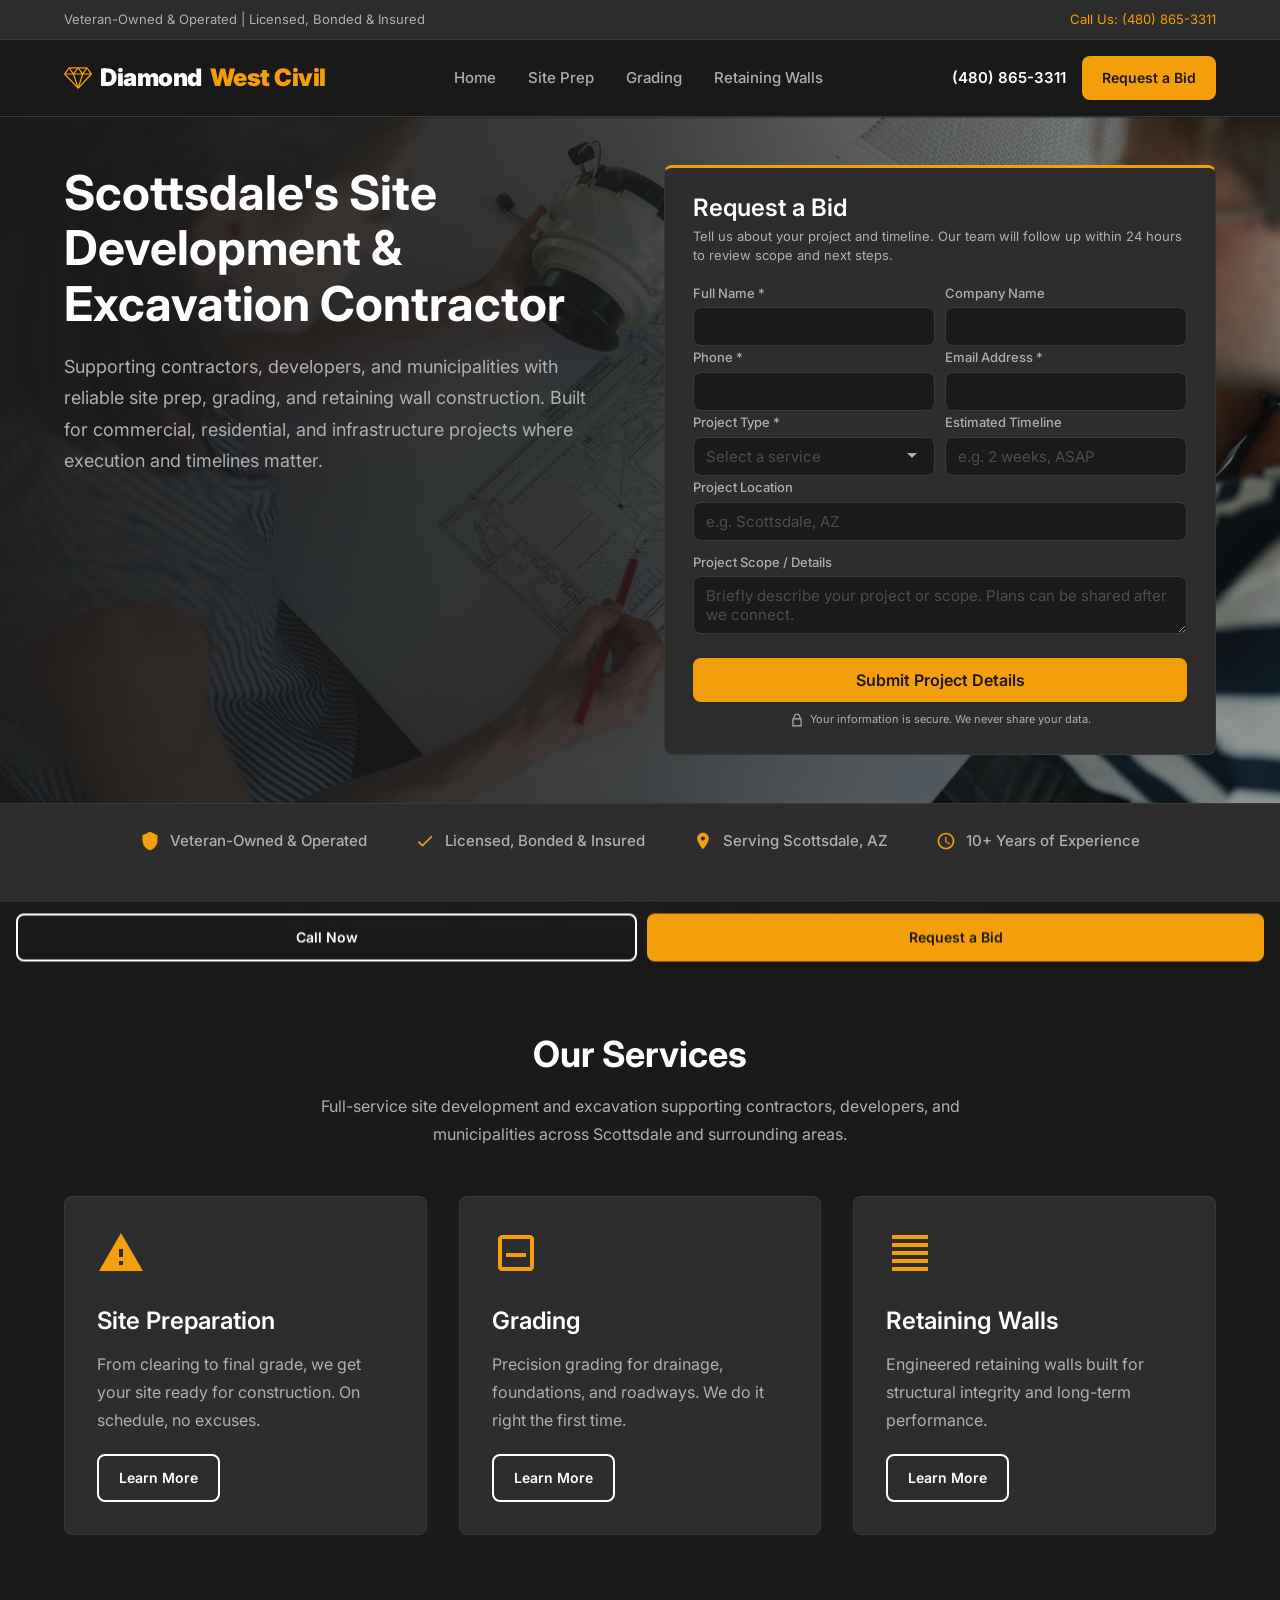
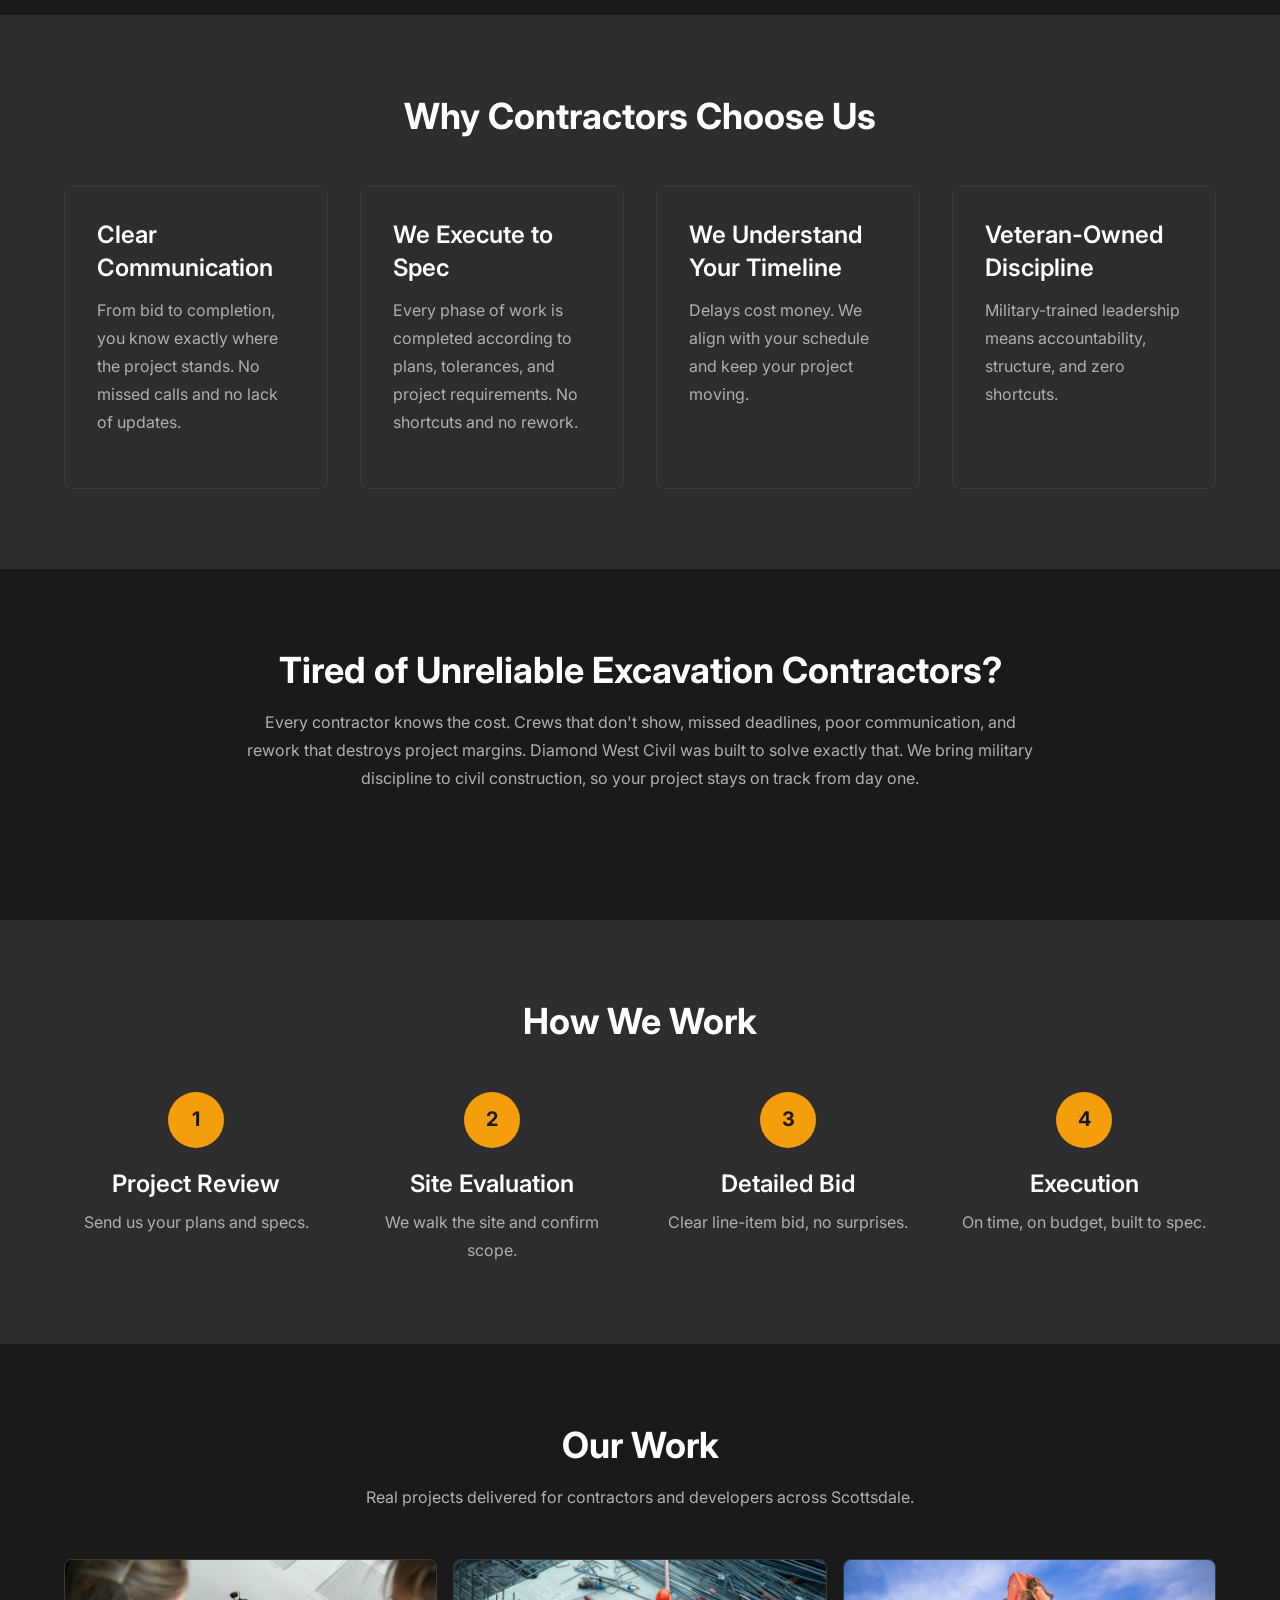
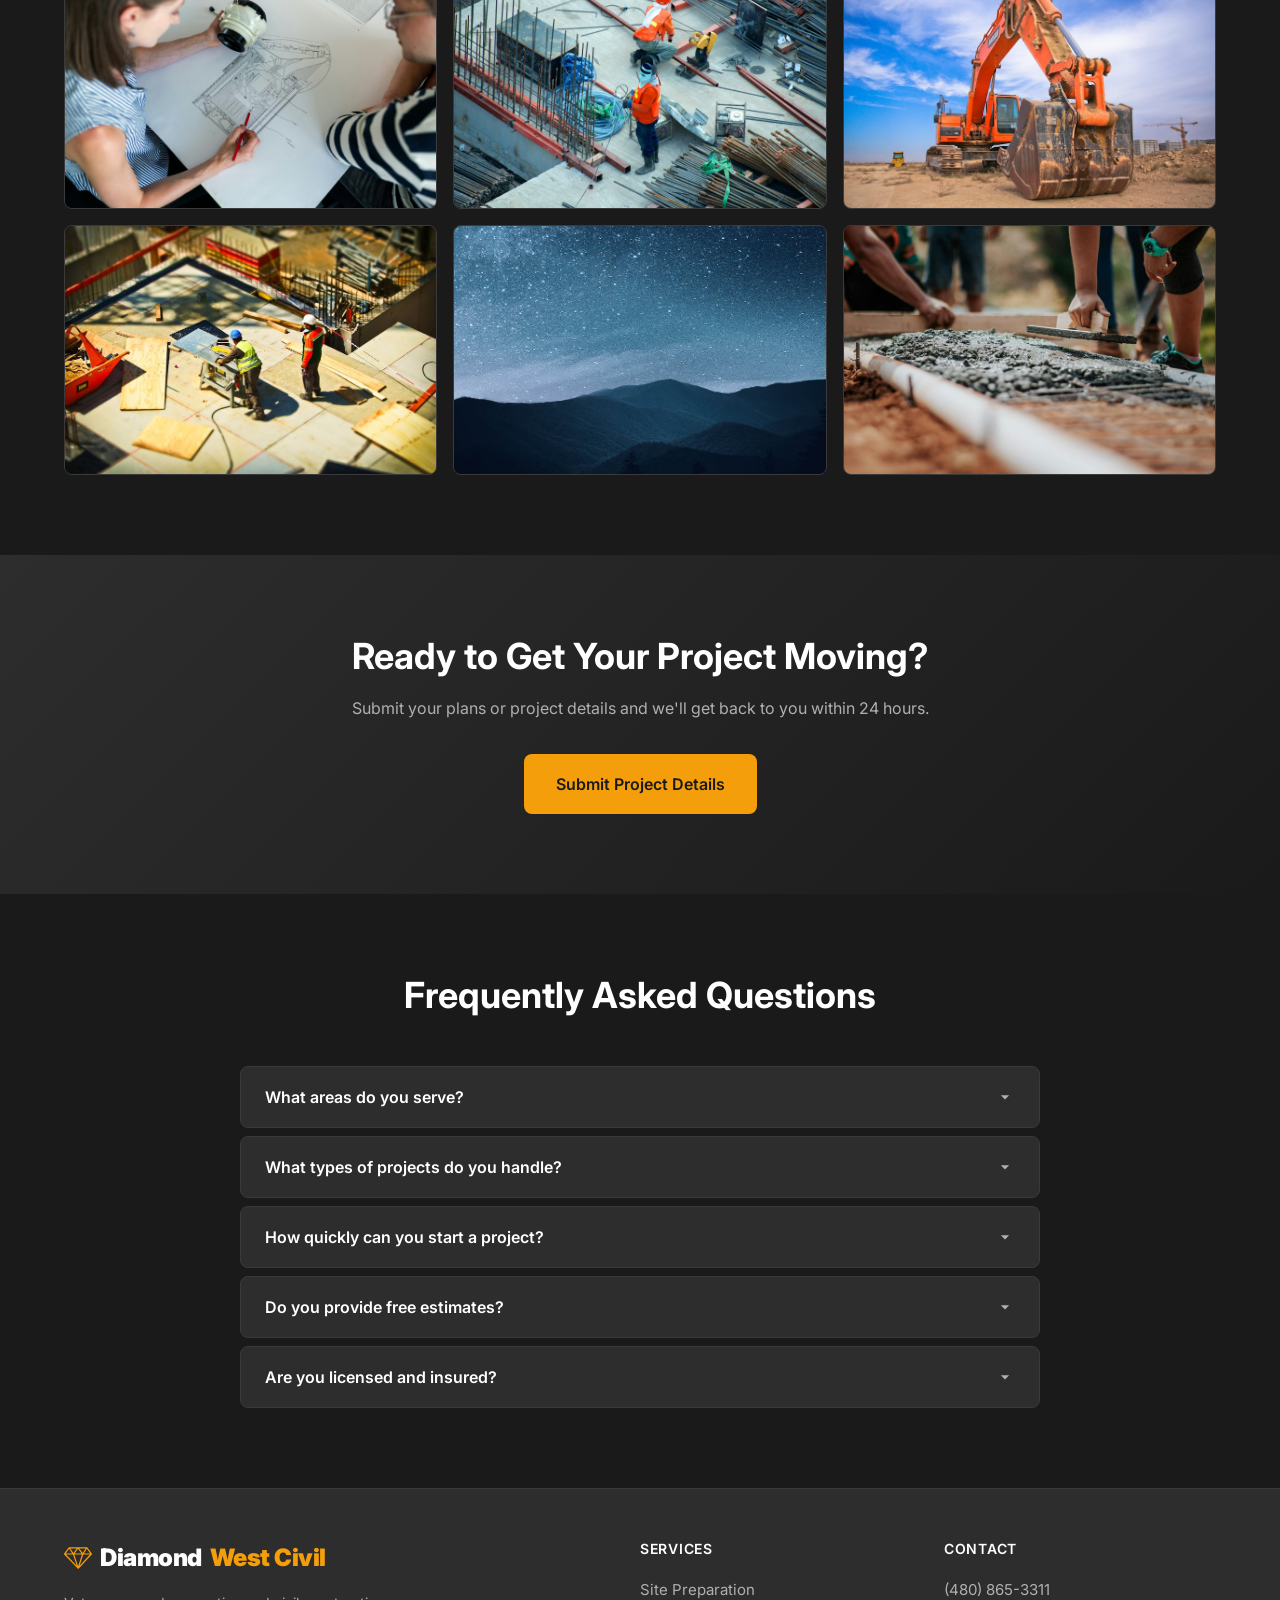
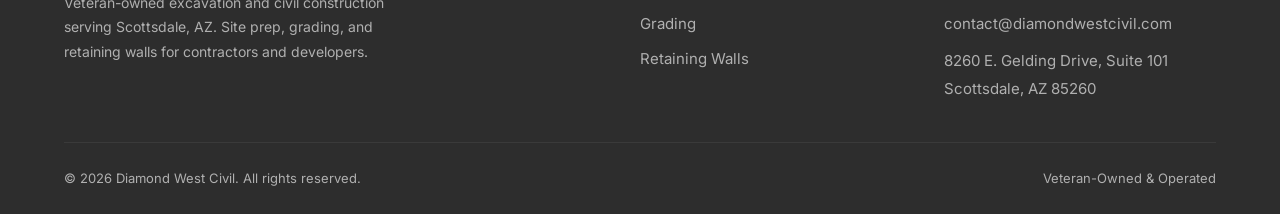
<file: index.html>
<!DOCTYPE html>
<html lang="en">
<head>
  <meta charset="UTF-8">
  <meta name="viewport" content="width=device-width, initial-scale=1.0">
  <title>Diamond West Civil | Excavation & Site Development | Scottsdale, AZ</title>
  <meta name="description" content="Veteran-owned excavation contractor in Scottsdale, AZ. Site prep, grading, and retaining walls for contractors and developers. Request a free estimate.">

  <!-- Open Graph -->
  <meta property="og:title" content="Diamond West Civil | Excavation & Site Development | Scottsdale, AZ">
  <meta property="og:description" content="Veteran-owned excavation contractor in Scottsdale. Site prep, grading, and retaining walls. Request a free estimate.">
  <meta property="og:type" content="website">
  <meta property="og:locale" content="en_US">

  <!-- Canonical -->
  <link rel="canonical" href="https://www.diamondwestcivil.com/">

  <!-- Preload critical assets -->
  <link rel="preload" href="css/styles.css" as="style">
  <link rel="preload" href="assets/images/hero-excavation.jpg" as="image" fetchpriority="high">
  <link rel="preload" href="https://fonts.googleapis.com/css2?family=Inter:wght@400;500;600;700&display=swap" as="style">

  <!-- Styles -->
  <link rel="stylesheet" href="css/styles.css">
  <link rel="stylesheet" href="https://fonts.googleapis.com/css2?family=Inter:wght@400;500;600;700&display=swap">

  <!-- Schema Markup -->
  <script type="application/ld+json">
  {
    "@context": "https://schema.org",
    "@type": "LocalBusiness",
    "name": "Diamond West Civil",
    "description": "Veteran-owned excavation contractor serving Scottsdale, AZ. Specializing in site preparation, grading, and retaining walls.",
    "url": "https://www.diamondwestcivil.com",
    "telephone": "+1-480-865-3311",
    "address": {
      "@type": "PostalAddress",
      "streetAddress": "8260 E. Gelding Drive, Suite 101",
      "addressLocality": "Scottsdale",
      "addressRegion": "AZ",
      "postalCode": "85260",
      "addressCountry": "US"
    },
    "areaServed": {
      "@type": "City",
      "name": "Scottsdale",
      "addressRegion": "AZ"
    },
    "serviceType": ["Excavation", "Site Preparation", "Grading", "Retaining Walls"],
    "priceRange": "$$$"
  }
  </script>

  <!-- Google Tag Manager -->
  <script>(function(w,d,s,l,i){w[l]=w[l]||[];w[l].push({'gtm.start':
  new Date().getTime(),event:'gtm.js'});var f=d.getElementsByTagName(s)[0],
  j=d.createElement(s),dl=l!='dataLayer'?'&l='+l:'';j.async=true;j.src=
  'https://www.googletagmanager.com/gtm.js?id='+i+dl;f.parentNode.insertBefore(j,f);
  })(window,document,'script','dataLayer','GTM-MQGD2M7D');</script>
  <!-- End Google Tag Manager -->
</head>
<body>
  <!-- Google Tag Manager (noscript) -->
  <noscript><iframe src="https://www.googletagmanager.com/ns.html?id=GTM-MQGD2M7D"
  height="0" width="0" style="display:none;visibility:hidden"></iframe></noscript>
  <!-- End Google Tag Manager (noscript) -->

  <!-- Top Bar -->
  <div class="topbar">
    <div class="container flex flex--between">
      <span>Veteran-Owned & Operated | Licensed, Bonded & Insured</span>
      <a href="tel:+14808653311">Call Us: (480) 865-3311</a>
    </div>
  </div>

  <!-- Header -->
  <header class="header">
    <div class="container">
      <a href="/" class="logo">
        <svg xmlns="http://www.w3.org/2000/svg" viewBox="0 0 122.88 95.01"><path d="M.67,28.18,20.32,1.12A2.7,2.7,0,0,1,22.51,0h77.8a2.74,2.74,0,0,1,2.34,1.33l19.5,26.79a2.69,2.69,0,0,1,.73,1.84,2.74,2.74,0,0,1-.73,1.86h0L64.05,94.15a2.71,2.71,0,0,1-3.83.14l-.16-.17L.75,31.84a2.87,2.87,0,0,1-.31-.4l0,0h0a2.71,2.71,0,0,1,.26-3.22Zm44.38,4.49L62,83.55,78.63,32.67Zm39.27,0L68.37,81.59,114,32.67ZM55.74,81.74,39.36,32.67H9L55.74,81.74ZM27.66,5.42,41.38,25.31,56.05,5.42Zm39.24,0L82.19,25.31,95.3,5.42Zm33.52,2-13,19.8h27.47L100.42,7.45ZM76.87,27.25,61.46,7.2,46.66,27.25Zm-40.72,0L22.46,7.39,8,27.25Z"/></svg>
        Diamond <span class="text-accent">West Civil</span>
      </a>
      <nav class="nav" role="navigation" aria-label="Main navigation">
        <a href="/">Home</a>
        <a href="/site-prep.html">Site Prep</a>
        <a href="/grading.html">Grading</a>
        <a href="/retaining-walls.html">Retaining Walls</a>
      </nav>
      <div class="header-cta">
        <a href="tel:+14808653311" class="header-phone">(480) 865-3311</a>
        <a href="#estimate" class="btn btn--primary btn--small">Request a Bid</a>
      </div>
      <button class="menu-toggle" aria-label="Toggle menu">
        <span></span>
        <span></span>
        <span></span>
      </button>
    </div>
  </header>

  <main>

  <!-- Hero -->
  <section class="hero hero--home">
    <div class="container">
      <div class="hero__content">
        <h1>Scottsdale's Site Development & Excavation Contractor</h1>
        <p>Supporting contractors, developers, and municipalities with reliable site prep, grading, and retaining wall construction. Built for commercial, residential, and infrastructure projects where execution and timelines matter.</p>
      </div>
      <div class="hero__form" id="estimate">
        <div class="form-card">
          <h2 class="form-title">Request a Bid</h2>
          <p>Tell us about your project and timeline. Our team will follow up within 24 hours to review scope and next steps.</p>
          <form class="lead-form" action="https://formspree.io/f/xkokrrjj" method="POST">
            <input type="text" name="_gotcha" style="display:none">
            <input type="hidden" name="_next" value="https://www.diamondwestcivil.com/thank-you.html">
            <input type="hidden" name="_subject" value="New lead from Home — Diamond West Civil">
            <input type="hidden" name="source_page" value="home">
            <div class="form-row">
              <div class="form-group">
                <label for="name">Full Name *</label>
                <input type="text" id="name" name="name" required>
                <span class="error-message"></span>
              </div>
              <div class="form-group">
                <label for="company">Company Name</label>
                <input type="text" id="company" name="company">
              </div>
            </div>
            <div class="form-row">
              <div class="form-group">
                <label for="phone">Phone *</label>
                <input type="tel" id="phone" name="phone" required>
                <span class="error-message"></span>
              </div>
              <div class="form-group">
                <label for="email">Email Address *</label>
                <input type="email" id="email" name="email" required>
                <span class="error-message"></span>
              </div>
            </div>
            <div class="form-row">
              <div class="form-group">
                <label for="project_type">Project Type *</label>
                <select id="project_type" name="project_type" required>
                  <option value="" disabled selected>Select a service</option>
                  <option value="Site Preparation">Site Preparation</option>
                  <option value="Grading">Grading</option>
                  <option value="Retaining Wall">Retaining Wall</option>
                  <option value="Excavation">Excavation</option>
                  <option value="Other">Other</option>
                </select>
                <span class="error-message"></span>
              </div>
              <div class="form-group form-group--optional">
                <label for="timeline">Estimated Timeline</label>
                <input type="text" id="timeline" name="timeline" placeholder="e.g. 2 weeks, ASAP">
              </div>
            </div>
            <div class="form-group form-group--optional">
              <label for="location">Project Location</label>
              <input type="text" id="location" name="location" placeholder="e.g. Scottsdale, AZ">
            </div>
            <div class="form-group form-group--optional">
              <label for="scope">Project Scope / Details</label>
              <textarea id="scope" name="scope" rows="2" placeholder="Briefly describe your project or scope. Plans can be shared after we connect."></textarea>
            </div>
            <button type="submit" class="btn btn--primary btn--full">Submit Project Details</button>
            <p class="form-privacy">
              <svg xmlns="http://www.w3.org/2000/svg" viewBox="0 0 24 24"><path d="M12 1C8.676 1 6 3.676 6 7v2H4v14h16V9h-2V7c0-3.324-2.676-6-6-6zm0 2c2.276 0 4 1.724 4 4v2H8V7c0-2.276 1.724-4 4-4zm-6 8h12v10H6V11z"/></svg>
              Your information is secure. We never share your data.
            </p>
          </form>
        </div>
      </div>
    </div>
  </section>

  <!-- Trust Bar -->
  <div class="trust-bar">
    <div class="container">
      <div class="trust-item">
        <svg xmlns="http://www.w3.org/2000/svg" viewBox="0 0 24 24"><path d="M12 1L3 5v6c0 5.55 3.84 10.74 9 12 5.16-1.26 9-6.45 9-12V5l-9-4z"/></svg>
        Veteran-Owned & Operated
      </div>
      <div class="trust-item">
        <svg xmlns="http://www.w3.org/2000/svg" viewBox="0 0 24 24"><path d="M9 16.17L4.83 12l-1.42 1.41L9 19 21 7l-1.41-1.41L9 16.17z"/></svg>
        Licensed, Bonded & Insured
      </div>
      <div class="trust-item">
        <svg xmlns="http://www.w3.org/2000/svg" viewBox="0 0 24 24"><path d="M12 2C8.13 2 5 5.13 5 9c0 5.25 7 13 7 13s7-7.75 7-13c0-3.87-3.13-7-7-7zm0 9.5c-1.38 0-2.5-1.12-2.5-2.5S10.62 6.5 12 6.5s2.5 1.12 2.5 2.5S13.38 11.5 12 11.5z"/></svg>
        Serving Scottsdale, AZ
      </div>
      <div class="trust-item">
        <svg xmlns="http://www.w3.org/2000/svg" viewBox="0 0 24 24"><path d="M11.99 2C6.47 2 2 6.48 2 12s4.47 10 9.99 10C17.52 22 22 17.52 22 12S17.52 2 11.99 2zM12 20c-4.42 0-8-3.58-8-8s3.58-8 8-8 8 3.58 8 8-3.58 8-8 8zm.5-13H11v6l5.25 3.15.75-1.23-4.5-2.67V7z"/></svg>
        10+ Years of Experience
      </div>
      <div class="trust-item">
        <svg xmlns="http://www.w3.org/2000/svg" viewBox="0 0 24 24"><path d="M16 11c1.66 0 2.99-1.34 2.99-3S17.66 5 16 5c-1.66 0-3 1.34-3 3s1.34 3 3 3zm-8 0c1.66 0 2.99-1.34 2.99-3S9.66 5 8 5C6.34 5 5 6.34 5 8s1.34 3 3 3zm0 2c-2.33 0-7 1.17-7 3.5V19h14v-2.5c0-2.33-4.67-3.5-7-3.5zm8 0c-.29 0-.62.02-.97.05 1.16.84 1.97 1.97 1.97 3.45V19h6v-2.5c0-2.33-4.67-3.5-7-3.5z"/></svg>
        Serving Contractors, Developers & Municipalities
      </div>
      <div class="trust-item">
        <svg xmlns="http://www.w3.org/2000/svg" viewBox="0 0 24 24"><path d="M19 3H5c-1.1 0-2 .9-2 2v14c0 1.1.9 2 2 2h14c1.1 0 2-.9 2-2V5c0-1.1-.9-2-2-2zM5 19V5h14v14H5z"/><path d="M7 12h10v2H7z"/></svg>
        Commercial & Residential Projects
      </div>
    </div>
  </div>

  <!-- Services -->
  <section class="section" id="services">
    <div class="container">
      <div class="section-header text-center">
        <h2>Our Services</h2>
        <p>Full-service site development and excavation supporting contractors, developers, and municipalities across Scottsdale and surrounding areas.</p>
      </div>
      <div class="grid grid--3">
        <div class="card">
          <svg class="card__icon" xmlns="http://www.w3.org/2000/svg" viewBox="0 0 24 24"><path d="M1 21h22L12 2 1 21zm12-3h-2v-2h2v2zm0-4h-2v-4h2v4z"/></svg>
          <h3>Site Preparation</h3>
          <p>From clearing to final grade, we get your site ready for construction. On schedule, no excuses.</p>
          <a href="/site-prep.html" class="btn btn--secondary btn--small">Learn More</a>
        </div>
        <div class="card">
          <svg class="card__icon" xmlns="http://www.w3.org/2000/svg" viewBox="0 0 24 24"><path d="M19 3H5c-1.1 0-2 .9-2 2v14c0 1.1.9 2 2 2h14c1.1 0 2-.9 2-2V5c0-1.1-.9-2-2-2zM5 19V5h14v14H5z"/><path d="M7 12h10v2H7z"/></svg>
          <h3>Grading</h3>
          <p>Precision grading for drainage, foundations, and roadways. We do it right the first time.</p>
          <a href="/grading.html" class="btn btn--secondary btn--small">Learn More</a>
        </div>
        <div class="card">
          <svg class="card__icon" xmlns="http://www.w3.org/2000/svg" viewBox="0 0 24 24"><path d="M3 3h18v2H3V3zm0 16h18v2H3v-2zm0-8h18v2H3v-2zm0 4h18v2H3v-2zm0-8h18v2H3V7z"/></svg>
          <h3>Retaining Walls</h3>
          <p>Engineered retaining walls built for structural integrity and long-term performance.</p>
          <a href="/retaining-walls.html" class="btn btn--secondary btn--small">Learn More</a>
        </div>
      </div>
    </div>
  </section>

  <!-- Why Us -->
  <section class="section section--alt">
    <div class="container">
      <div class="section-header text-center">
        <h2>Why Contractors Choose Us</h2>
      </div>
      <div class="grid grid--4">
        <div class="card">
          <h3>Clear Communication</h3>
          <p>From bid to completion, you know exactly where the project stands. No missed calls and no lack of updates.</p>
        </div>
        <div class="card">
          <h3>We Execute to Spec</h3>
          <p>Every phase of work is completed according to plans, tolerances, and project requirements. No shortcuts and no rework.</p>
        </div>
        <div class="card">
          <h3>We Understand Your Timeline</h3>
          <p>Delays cost money. We align with your schedule and keep your project moving.</p>
        </div>
        <div class="card">
          <h3>Veteran-Owned Discipline</h3>
          <p>Military-trained leadership means accountability, structure, and zero shortcuts.</p>
        </div>
      </div>
    </div>
  </section>

  <!-- Problem -->
  <section class="section">
    <div class="container">
      <div class="section-header text-center" style="max-width: 800px;">
        <h2>Tired of Unreliable Excavation Contractors?</h2>
        <p>Every contractor knows the cost. Crews that don't show, missed deadlines, poor communication, and rework that destroys project margins. Diamond West Civil was built to solve exactly that. We bring military discipline to civil construction, so your project stays on track from day one.</p>
      </div>
    </div>
  </section>

  <!-- Process -->
  <section class="section section--alt">
    <div class="container">
      <div class="section-header text-center">
        <h2>How We Work</h2>
      </div>
      <div class="steps">
        <div class="step">
          <div class="step__number">1</div>
          <h3>Project Review</h3>
          <p>Send us your plans and specs.</p>
        </div>
        <div class="step">
          <div class="step__number">2</div>
          <h3>Site Evaluation</h3>
          <p>We walk the site and confirm scope.</p>
        </div>
        <div class="step">
          <div class="step__number">3</div>
          <h3>Detailed Bid</h3>
          <p>Clear line-item bid, no surprises.</p>
        </div>
        <div class="step">
          <div class="step__number">4</div>
          <h3>Execution</h3>
          <p>On time, on budget, built to spec.</p>
        </div>
      </div>
    </div>
  </section>

  <!-- Gallery -->
  <section class="section">
    <div class="container">
      <div class="section-header text-center">
        <h2>Our Work</h2>
        <p>Real projects delivered for contractors and developers across Scottsdale.</p>
      </div>
      <div class="gallery-grid">
        <img src="assets/images/hero-excavation.jpg" alt="Excavation project in Scottsdale, AZ" width="400" height="250" loading="lazy">
        <img src="assets/images/hero-construction.jpg" alt="Site preparation for commercial development" width="400" height="250" loading="lazy">
        <img src="assets/images/gallery-1.jpg" alt="Heavy equipment on construction site" width="400" height="250" loading="lazy">
        <img src="assets/images/gallery-2.jpg" alt="Construction site development in progress" width="400" height="250" loading="lazy">
        <img src="assets/images/gallery-3.jpg" alt="Grading and earthwork project" width="400" height="250" loading="lazy">
        <img src="assets/images/hero-grading.jpg" alt="Precision grading for residential development" width="400" height="250" loading="lazy">
      </div>
    </div>
  </section>

  <!-- CTA -->
  <section class="cta-section">
    <div class="container">
      <h2>Ready to Get Your Project Moving?</h2>
      <p>Submit your plans or project details and we'll get back to you within 24 hours.</p>
      <a href="#estimate" class="btn btn--primary">Submit Project Details</a>
    </div>
  </section>

  <!-- FAQ -->
  <section class="section">
    <div class="container">
      <div class="section-header text-center">
        <h2>Frequently Asked Questions</h2>
      </div>
      <div class="faq-list">
        <div class="faq-item">
          <button class="faq-question" aria-expanded="false">
            What areas do you serve?
            <svg xmlns="http://www.w3.org/2000/svg" viewBox="0 0 24 24"><path d="M7 10l5 5 5-5H7z"/></svg>
          </button>
          <div class="faq-answer">
            <p>We serve Scottsdale, AZ and surrounding areas for excavation, grading, and retaining wall projects.</p>
          </div>
        </div>
        <div class="faq-item">
          <button class="faq-question" aria-expanded="false">
            What types of projects do you handle?
            <svg xmlns="http://www.w3.org/2000/svg" viewBox="0 0 24 24"><path d="M7 10l5 5 5-5H7z"/></svg>
          </button>
          <div class="faq-answer">
            <p>We work with general contractors and developers on residential and commercial site prep, grading, and retaining wall construction.</p>
          </div>
        </div>
        <div class="faq-item">
          <button class="faq-question" aria-expanded="false">
            How quickly can you start a project?
            <svg xmlns="http://www.w3.org/2000/svg" viewBox="0 0 24 24"><path d="M7 10l5 5 5-5H7z"/></svg>
          </button>
          <div class="faq-answer">
            <p>Depending on current workload, we can typically mobilize within 1-2 weeks of approved estimate.</p>
          </div>
        </div>
        <div class="faq-item">
          <button class="faq-question" aria-expanded="false">
            Do you provide free estimates?
            <svg xmlns="http://www.w3.org/2000/svg" viewBox="0 0 24 24"><path d="M7 10l5 5 5-5H7z"/></svg>
          </button>
          <div class="faq-answer">
            <p>Yes. Send us your project details and we'll provide a detailed estimate at no cost.</p>
          </div>
        </div>
        <div class="faq-item">
          <button class="faq-question" aria-expanded="false">
            Are you licensed and insured?
            <svg xmlns="http://www.w3.org/2000/svg" viewBox="0 0 24 24"><path d="M7 10l5 5 5-5H7z"/></svg>
          </button>
          <div class="faq-answer">
            <p>Yes. Diamond West Civil is fully licensed, bonded, and insured in the state of Arizona.</p>
          </div>
        </div>
      </div>
    </div>
  </section>

  </main>

  <!-- Mobile Sticky CTA -->
  <div class="mobile-cta">
    <a href="tel:+14808653311" class="btn btn--secondary btn--small">Call Now</a>
    <a href="#estimate" class="btn btn--primary btn--small">Request a Bid</a>
  </div>

  <!-- Footer -->
  <footer class="footer">
    <div class="container">
      <div class="footer__top">
        <div class="footer__brand">
          <div class="logo">
            <svg xmlns="http://www.w3.org/2000/svg" viewBox="0 0 122.88 95.01"><path d="M.67,28.18,20.32,1.12A2.7,2.7,0,0,1,22.51,0h77.8a2.74,2.74,0,0,1,2.34,1.33l19.5,26.79a2.69,2.69,0,0,1,.73,1.84,2.74,2.74,0,0,1-.73,1.86h0L64.05,94.15a2.71,2.71,0,0,1-3.83.14l-.16-.17L.75,31.84a2.87,2.87,0,0,1-.31-.4l0,0h0a2.71,2.71,0,0,1,.26-3.22Zm44.38,4.49L62,83.55,78.63,32.67Zm39.27,0L68.37,81.59,114,32.67ZM55.74,81.74,39.36,32.67H9L55.74,81.74ZM27.66,5.42,41.38,25.31,56.05,5.42Zm39.24,0L82.19,25.31,95.3,5.42Zm33.52,2-13,19.8h27.47L100.42,7.45ZM76.87,27.25,61.46,7.2,46.66,27.25Zm-40.72,0L22.46,7.39,8,27.25Z"/></svg>
        Diamond <span class="text-accent">West Civil</span>
          </div>
          <p>Veteran-owned excavation and civil construction serving Scottsdale, AZ. Site prep, grading, and retaining walls for contractors and developers.</p>
        </div>
        <div class="footer__links">
          <h4>Services</h4>
          <a href="/site-prep.html">Site Preparation</a>
          <a href="/grading.html">Grading</a>
          <a href="/retaining-walls.html">Retaining Walls</a>
        </div>
        <div class="footer__contact">
          <h4>Contact</h4>
          <a href="tel:+14808653311">(480) 865-3311</a>
          <a href="mailto:contact@diamondwestcivil.com">contact@diamondwestcivil.com</a>
          <span style="color: var(--color-text-secondary); font-size: 0.9375rem;">8260 E. Gelding Drive, Suite 101<br>Scottsdale, AZ 85260</span>
        </div>
      </div>
      <div class="footer__bottom">
        <span>&copy; 2026 Diamond West Civil. All rights reserved.</span>
        <span>Veteran-Owned & Operated</span>
      </div>
    </div>
  </footer>

  <script src="js/main.js" defer></script>
</body>
</html>
</file>
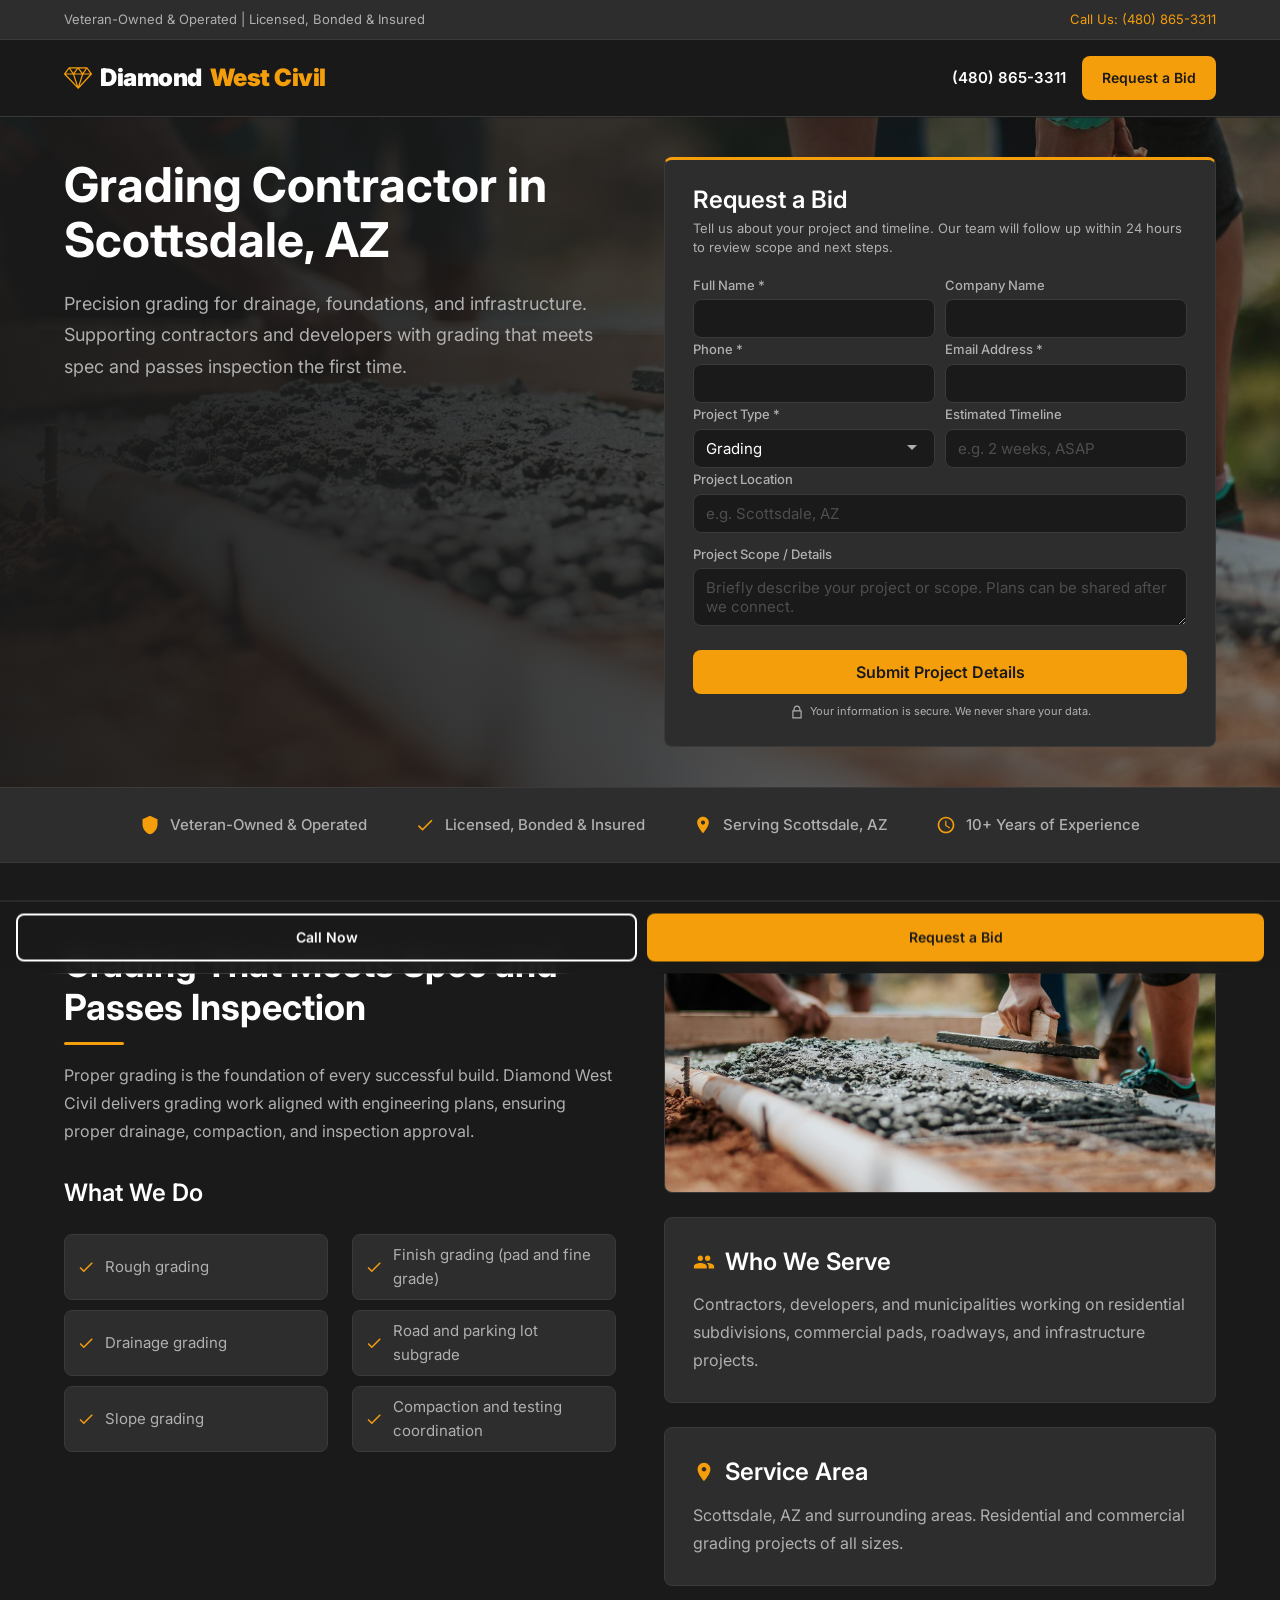
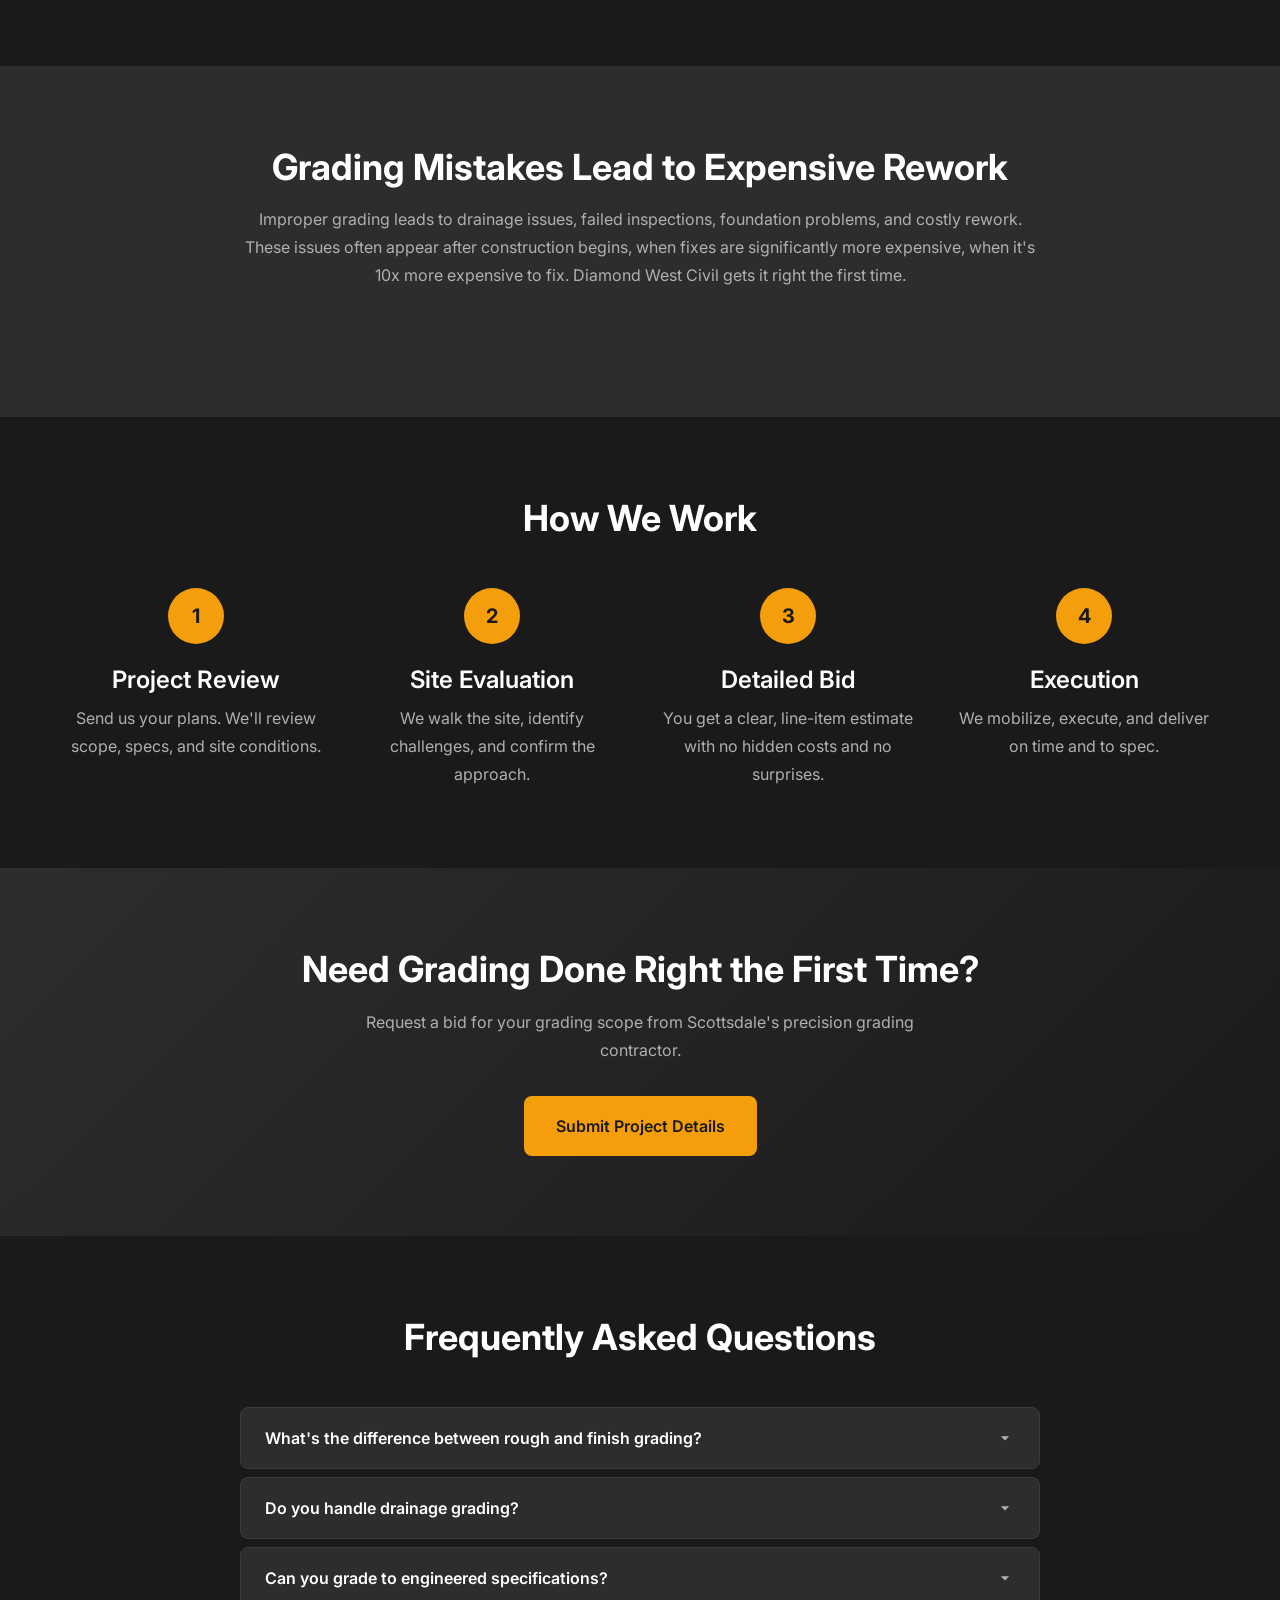
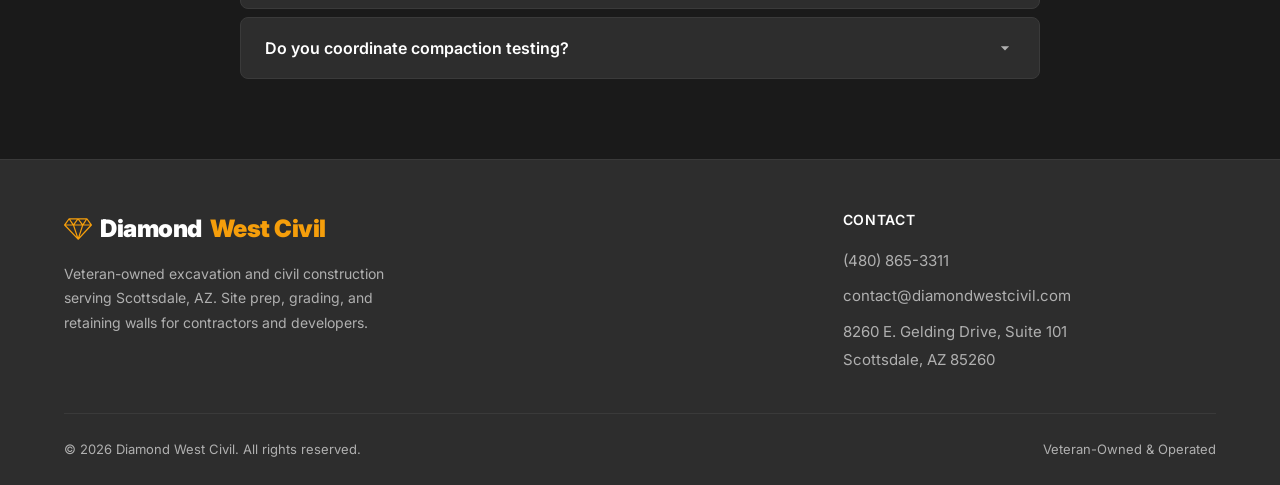
<file: grading.html>
<!DOCTYPE html>
<html lang="en">
<head>
  <meta charset="UTF-8">
  <meta name="viewport" content="width=device-width, initial-scale=1.0">
  <title>Grading Contractor in Scottsdale, AZ | Diamond West Civil</title>
  <meta name="description" content="Precision grading for drainage, foundations, and roadways in Scottsdale. Trusted by contractors and developers. Veteran-owned. Request a free estimate.">
  <meta name="robots" content="index, follow">

  <!-- Open Graph -->
  <meta property="og:title" content="Grading Contractor in Scottsdale, AZ | Diamond West Civil">
  <meta property="og:description" content="Precision grading for contractors and developers. Veteran-owned. Request a free estimate.">
  <meta property="og:type" content="website">

  <!-- Preload -->
  <link rel="preload" href="css/styles.css" as="style">
  <link rel="preload" href="assets/images/hero-grading.jpg" as="image" fetchpriority="high">
  <link rel="preload" href="https://fonts.googleapis.com/css2?family=Inter:wght@400;500;600;700&display=swap" as="style">

  <!-- Styles -->
  <link rel="stylesheet" href="css/styles.css">
  <link rel="stylesheet" href="https://fonts.googleapis.com/css2?family=Inter:wght@400;500;600;700&display=swap">

  <!-- Google Tag Manager -->
  <script>(function(w,d,s,l,i){w[l]=w[l]||[];w[l].push({'gtm.start':
  new Date().getTime(),event:'gtm.js'});var f=d.getElementsByTagName(s)[0],
  j=d.createElement(s),dl=l!='dataLayer'?'&l='+l:'';j.async=true;j.src=
  'https://www.googletagmanager.com/gtm.js?id='+i+dl;f.parentNode.insertBefore(j,f);
  })(window,document,'script','dataLayer','GTM-MQGD2M7D');</script>
  <!-- End Google Tag Manager -->
</head>
<body>
  <!-- Google Tag Manager (noscript) -->
  <noscript><iframe src="https://www.googletagmanager.com/ns.html?id=GTM-MQGD2M7D"
  height="0" width="0" style="display:none;visibility:hidden"></iframe></noscript>
  <!-- End Google Tag Manager (noscript) -->

  <!-- Top Bar -->
  <div class="topbar">
    <div class="container flex flex--between">
      <span>Veteran-Owned & Operated | Licensed, Bonded & Insured</span>
      <a href="tel:+14808653311">Call Us: (480) 865-3311</a>
    </div>
  </div>

  <!-- Header (Landing - no nav) -->
  <header class="header header--landing">
    <div class="container">
      <a href="/" class="logo">
        <svg xmlns="http://www.w3.org/2000/svg" viewBox="0 0 122.88 95.01"><path d="M.67,28.18,20.32,1.12A2.7,2.7,0,0,1,22.51,0h77.8a2.74,2.74,0,0,1,2.34,1.33l19.5,26.79a2.69,2.69,0,0,1,.73,1.84,2.74,2.74,0,0,1-.73,1.86h0L64.05,94.15a2.71,2.71,0,0,1-3.83.14l-.16-.17L.75,31.84a2.87,2.87,0,0,1-.31-.4l0,0h0a2.71,2.71,0,0,1,.26-3.22Zm44.38,4.49L62,83.55,78.63,32.67Zm39.27,0L68.37,81.59,114,32.67ZM55.74,81.74,39.36,32.67H9L55.74,81.74ZM27.66,5.42,41.38,25.31,56.05,5.42Zm39.24,0L82.19,25.31,95.3,5.42Zm33.52,2-13,19.8h27.47L100.42,7.45ZM76.87,27.25,61.46,7.2,46.66,27.25Zm-40.72,0L22.46,7.39,8,27.25Z"/></svg>
        Diamond <span class="text-accent">West Civil</span>
      </a>
      <div class="header-cta">
        <a href="tel:+14808653311" class="header-phone">(480) 865-3311</a>
        <a href="#estimate" class="btn btn--primary btn--small">Request a Bid</a>
      </div>
    </div>
  </header>

  <main>

  <!-- Hero with Form -->
  <section class="hero hero--landing hero--grading">
    <div class="container">
      <div class="hero__content">
        <h1>Grading Contractor in Scottsdale, AZ</h1>
        <p>Precision grading for drainage, foundations, and infrastructure. Supporting contractors and developers with grading that meets spec and passes inspection the first time.</p>
      </div>
      <div class="hero__form" id="estimate">
        <div class="form-card">
          <h2 class="form-title">Request a Bid</h2>
          <p>Tell us about your project and timeline. Our team will follow up within 24 hours to review scope and next steps.</p>
          <form class="lead-form" action="https://formspree.io/f/xkokrrjj" method="POST">
            <input type="text" name="_gotcha" style="display:none">
            <input type="hidden" name="_next" value="https://www.diamondwestcivil.com/thank-you.html">
            <input type="hidden" name="_subject" value="New lead from Grading — Diamond West Civil">
            <input type="hidden" name="source_page" value="grading">
            <input type="hidden" name="_subject" value="New Lead: Grading">
            <div class="form-row">
              <div class="form-group">
                <label for="name">Full Name *</label>
                <input type="text" id="name" name="name" required>
                <span class="error-message"></span>
              </div>
              <div class="form-group">
                <label for="company">Company Name</label>
                <input type="text" id="company" name="company">
              </div>
            </div>
            <div class="form-row">
              <div class="form-group">
                <label for="phone">Phone *</label>
                <input type="tel" id="phone" name="phone" required>
                <span class="error-message"></span>
              </div>
              <div class="form-group">
                <label for="email">Email Address *</label>
                <input type="email" id="email" name="email" required>
                <span class="error-message"></span>
              </div>
            </div>
            <div class="form-row">
              <div class="form-group">
                <label for="project_type">Project Type *</label>
                <select id="project_type" name="project_type" required>
                  <option value="" disabled>Select a service</option>
                  <option value="Site Preparation">Site Preparation</option>
                  <option value="Grading" selected>Grading</option>
                  <option value="Retaining Wall">Retaining Wall</option>
                  <option value="Excavation">Excavation</option>
                  <option value="Other">Other</option>
                </select>
                <span class="error-message"></span>
              </div>
              <div class="form-group form-group--optional">
                <label for="timeline">Estimated Timeline</label>
                <input type="text" id="timeline" name="timeline" placeholder="e.g. 2 weeks, ASAP">
              </div>
            </div>
            <div class="form-group form-group--optional">
              <label for="location">Project Location</label>
              <input type="text" id="location" name="location" placeholder="e.g. Scottsdale, AZ">
            </div>
            <div class="form-group form-group--optional">
              <label for="scope">Project Scope / Details</label>
              <textarea id="scope" name="scope" rows="2" placeholder="Briefly describe your project or scope. Plans can be shared after we connect."></textarea>
            </div>
            <button type="submit" class="btn btn--primary btn--full">Submit Project Details</button>
            <p class="form-privacy">
              <svg xmlns="http://www.w3.org/2000/svg" viewBox="0 0 24 24"><path d="M12 1C8.676 1 6 3.676 6 7v2H4v14h16V9h-2V7c0-3.324-2.676-6-6-6zm0 2c2.276 0 4 1.724 4 4v2H8V7c0-2.276 1.724-4 4-4zm-6 8h12v10H6V11z"/></svg>
              Your information is secure. We never share your data.
            </p>
          </form>
        </div>
      </div>
    </div>
  </section>

  <!-- Trust Bar -->
  <div class="trust-bar">
    <div class="container">
      <div class="trust-item">
        <svg xmlns="http://www.w3.org/2000/svg" viewBox="0 0 24 24"><path d="M12 1L3 5v6c0 5.55 3.84 10.74 9 12 5.16-1.26 9-6.45 9-12V5l-9-4z"/></svg>
        Veteran-Owned & Operated
      </div>
      <div class="trust-item">
        <svg xmlns="http://www.w3.org/2000/svg" viewBox="0 0 24 24"><path d="M9 16.17L4.83 12l-1.42 1.41L9 19 21 7l-1.41-1.41L9 16.17z"/></svg>
        Licensed, Bonded & Insured
      </div>
      <div class="trust-item">
        <svg xmlns="http://www.w3.org/2000/svg" viewBox="0 0 24 24"><path d="M12 2C8.13 2 5 5.13 5 9c0 5.25 7 13 7 13s7-7.75 7-13c0-3.87-3.13-7-7-7zm0 9.5c-1.38 0-2.5-1.12-2.5-2.5S10.62 6.5 12 6.5s2.5 1.12 2.5 2.5S13.38 11.5 12 11.5z"/></svg>
        Serving Scottsdale, AZ
      </div>
      <div class="trust-item">
        <svg xmlns="http://www.w3.org/2000/svg" viewBox="0 0 24 24"><path d="M11.99 2C6.47 2 2 6.48 2 12s4.47 10 9.99 10C17.52 22 22 17.52 22 12S17.52 2 11.99 2zM12 20c-4.42 0-8-3.58-8-8s3.58-8 8-8 8 3.58 8 8-3.58 8-8 8zm.5-13H11v6l5.25 3.15.75-1.23-4.5-2.67V7z"/></svg>
        10+ Years of Experience
      </div>
    </div>
  </div>

  <!-- Service Detail -->
  <section class="section">
    <div class="container">
      <div class="service-detail">
        <div class="service-detail__info">
          <h2>Grading That Meets Spec and Passes Inspection</h2>
          <p>Proper grading is the foundation of every successful build. Diamond West Civil delivers grading work aligned with engineering plans, ensuring proper drainage, compaction, and inspection approval.</p>
          <h3>What We Do</h3>
          <ul class="service-list">
            <li>
              <svg xmlns="http://www.w3.org/2000/svg" viewBox="0 0 24 24"><path d="M9 16.17L4.83 12l-1.42 1.41L9 19 21 7l-1.41-1.41L9 16.17z"/></svg>
              Rough grading
            </li>
            <li>
              <svg xmlns="http://www.w3.org/2000/svg" viewBox="0 0 24 24"><path d="M9 16.17L4.83 12l-1.42 1.41L9 19 21 7l-1.41-1.41L9 16.17z"/></svg>
              Finish grading (pad and fine grade)
            </li>
            <li>
              <svg xmlns="http://www.w3.org/2000/svg" viewBox="0 0 24 24"><path d="M9 16.17L4.83 12l-1.42 1.41L9 19 21 7l-1.41-1.41L9 16.17z"/></svg>
              Drainage grading
            </li>
            <li>
              <svg xmlns="http://www.w3.org/2000/svg" viewBox="0 0 24 24"><path d="M9 16.17L4.83 12l-1.42 1.41L9 19 21 7l-1.41-1.41L9 16.17z"/></svg>
              Road and parking lot subgrade
            </li>
            <li>
              <svg xmlns="http://www.w3.org/2000/svg" viewBox="0 0 24 24"><path d="M9 16.17L4.83 12l-1.42 1.41L9 19 21 7l-1.41-1.41L9 16.17z"/></svg>
              Slope grading
            </li>
            <li>
              <svg xmlns="http://www.w3.org/2000/svg" viewBox="0 0 24 24"><path d="M9 16.17L4.83 12l-1.42 1.41L9 19 21 7l-1.41-1.41L9 16.17z"/></svg>
              Compaction and testing coordination
            </li>
          </ul>
        </div>
        <div class="service-detail__sidebar">
          <img src="assets/images/hero-grading.jpg" alt="Grading project in Scottsdale" class="service-detail__image" width="600" height="250" loading="lazy">
          <div class="service-detail__card">
            <h3>
              <svg xmlns="http://www.w3.org/2000/svg" viewBox="0 0 24 24"><path d="M16 11c1.66 0 2.99-1.34 2.99-3S17.66 5 16 5c-1.66 0-3 1.34-3 3s1.34 3 3 3zm-8 0c1.66 0 2.99-1.34 2.99-3S9.66 5 8 5C6.34 5 5 6.34 5 8s1.34 3 3 3zm0 2c-2.33 0-7 1.17-7 3.5V19h14v-2.5c0-2.33-4.67-3.5-7-3.5zm8 0c-.29 0-.62.02-.97.05 1.16.84 1.97 1.97 1.97 3.45V19h6v-2.5c0-2.33-4.67-3.5-7-3.5z"/></svg>
              Who We Serve
            </h3>
            <p>Contractors, developers, and municipalities working on residential subdivisions, commercial pads, roadways, and infrastructure projects.</p>
          </div>
          <div class="service-detail__card">
            <h3>
              <svg xmlns="http://www.w3.org/2000/svg" viewBox="0 0 24 24"><path d="M12 2C8.13 2 5 5.13 5 9c0 5.25 7 13 7 13s7-7.75 7-13c0-3.87-3.13-7-7-7zm0 9.5c-1.38 0-2.5-1.12-2.5-2.5S10.62 6.5 12 6.5s2.5 1.12 2.5 2.5S13.38 11.5 12 11.5z"/></svg>
              Service Area
            </h3>
            <p>Scottsdale, AZ and surrounding areas. Residential and commercial grading projects of all sizes.</p>
          </div>
        </div>
      </div>
    </div>
  </section>

  <!-- Problem -->
  <section class="section section--alt">
    <div class="container">
      <div class="section-header text-center" style="max-width: 800px;">
        <h2>Grading Mistakes Lead to Expensive Rework</h2>
        <p>Improper grading leads to drainage issues, failed inspections, foundation problems, and costly rework. These issues often appear after construction begins, when fixes are significantly more expensive, when it's 10x more expensive to fix. Diamond West Civil gets it right the first time.</p>
      </div>
    </div>
  </section>

  <!-- Process -->
  <section class="section">
    <div class="container">
      <div class="section-header text-center">
        <h2>How We Work</h2>
      </div>
      <div class="steps">
        <div class="step">
          <div class="step__number">1</div>
          <h3>Project Review</h3>
          <p>Send us your plans. We'll review scope, specs, and site conditions.</p>
        </div>
        <div class="step">
          <div class="step__number">2</div>
          <h3>Site Evaluation</h3>
          <p>We walk the site, identify challenges, and confirm the approach.</p>
        </div>
        <div class="step">
          <div class="step__number">3</div>
          <h3>Detailed Bid</h3>
          <p>You get a clear, line-item estimate with no hidden costs and no surprises.</p>
        </div>
        <div class="step">
          <div class="step__number">4</div>
          <h3>Execution</h3>
          <p>We mobilize, execute, and deliver on time and to spec.</p>
        </div>
      </div>
    </div>
  </section>

  <!-- CTA -->
  <section class="cta-section">
    <div class="container">
      <h2>Need Grading Done Right the First Time?</h2>
      <p>Request a bid for your grading scope from Scottsdale's precision grading contractor.</p>
      <a href="#estimate" class="btn btn--primary">Submit Project Details</a>
    </div>
  </section>

  <!-- FAQ -->
  <section class="section">
    <div class="container">
      <div class="section-header text-center">
        <h2>Frequently Asked Questions</h2>
      </div>
      <div class="faq-list">
        <div class="faq-item">
          <button class="faq-question" aria-expanded="false">
            What's the difference between rough and finish grading?
            <svg xmlns="http://www.w3.org/2000/svg" viewBox="0 0 24 24"><path d="M7 10l5 5 5-5H7z"/></svg>
          </button>
          <div class="faq-answer">
            <p>Rough grading shapes the overall terrain and drainage. Finish grading is the final, precise layer that prepares the surface for foundations, paving, or landscaping.</p>
          </div>
        </div>
        <div class="faq-item">
          <button class="faq-question" aria-expanded="false">
            Do you handle drainage grading?
            <svg xmlns="http://www.w3.org/2000/svg" viewBox="0 0 24 24"><path d="M7 10l5 5 5-5H7z"/></svg>
          </button>
          <div class="faq-answer">
            <p>Yes. Proper drainage is critical in the Scottsdale desert environment. We grade to your drainage plans to prevent water issues.</p>
          </div>
        </div>
        <div class="faq-item">
          <button class="faq-question" aria-expanded="false">
            Can you grade to engineered specifications?
            <svg xmlns="http://www.w3.org/2000/svg" viewBox="0 0 24 24"><path d="M7 10l5 5 5-5H7z"/></svg>
          </button>
          <div class="faq-answer">
            <p>Yes. We work from civil engineering plans and grade to exact elevations and tolerances required.</p>
          </div>
        </div>
        <div class="faq-item">
          <button class="faq-question" aria-expanded="false">
            Do you coordinate compaction testing?
            <svg xmlns="http://www.w3.org/2000/svg" viewBox="0 0 24 24"><path d="M7 10l5 5 5-5H7z"/></svg>
          </button>
          <div class="faq-answer">
            <p>We coordinate with third-party testing firms to ensure all compaction meets project specifications.</p>
          </div>
        </div>
      </div>
    </div>
  </section>

  </main>

  <!-- Mobile Sticky CTA -->
  <div class="mobile-cta">
    <a href="tel:+14808653311" class="btn btn--secondary btn--small">Call Now</a>
    <a href="#estimate" class="btn btn--primary btn--small">Request a Bid</a>
  </div>

  <!-- Footer -->
  <footer class="footer">
    <div class="container">
      <div class="footer__top">
        <div class="footer__brand">
          <div class="logo">
            <svg xmlns="http://www.w3.org/2000/svg" viewBox="0 0 122.88 95.01"><path d="M.67,28.18,20.32,1.12A2.7,2.7,0,0,1,22.51,0h77.8a2.74,2.74,0,0,1,2.34,1.33l19.5,26.79a2.69,2.69,0,0,1,.73,1.84,2.74,2.74,0,0,1-.73,1.86h0L64.05,94.15a2.71,2.71,0,0,1-3.83.14l-.16-.17L.75,31.84a2.87,2.87,0,0,1-.31-.4l0,0h0a2.71,2.71,0,0,1,.26-3.22Zm44.38,4.49L62,83.55,78.63,32.67Zm39.27,0L68.37,81.59,114,32.67ZM55.74,81.74,39.36,32.67H9L55.74,81.74ZM27.66,5.42,41.38,25.31,56.05,5.42Zm39.24,0L82.19,25.31,95.3,5.42Zm33.52,2-13,19.8h27.47L100.42,7.45ZM76.87,27.25,61.46,7.2,46.66,27.25Zm-40.72,0L22.46,7.39,8,27.25Z"/></svg>
        Diamond <span class="text-accent">West Civil</span>
          </div>
          <p>Veteran-owned excavation and civil construction serving Scottsdale, AZ. Site prep, grading, and retaining walls for contractors and developers.</p>
        </div>
        <div class="footer__contact">
          <h4>Contact</h4>
          <a href="tel:+14808653311">(480) 865-3311</a>
          <a href="mailto:contact@diamondwestcivil.com">contact@diamondwestcivil.com</a>
          <span style="color: var(--color-text-secondary); font-size: 0.9375rem;">8260 E. Gelding Drive, Suite 101<br>Scottsdale, AZ 85260</span>
        </div>
      </div>
      <div class="footer__bottom">
        <span>&copy; 2026 Diamond West Civil. All rights reserved.</span>
        <span>Veteran-Owned & Operated</span>
      </div>
    </div>
  </footer>

  <script src="js/main.js" defer></script>
</body>
</html>
</file>
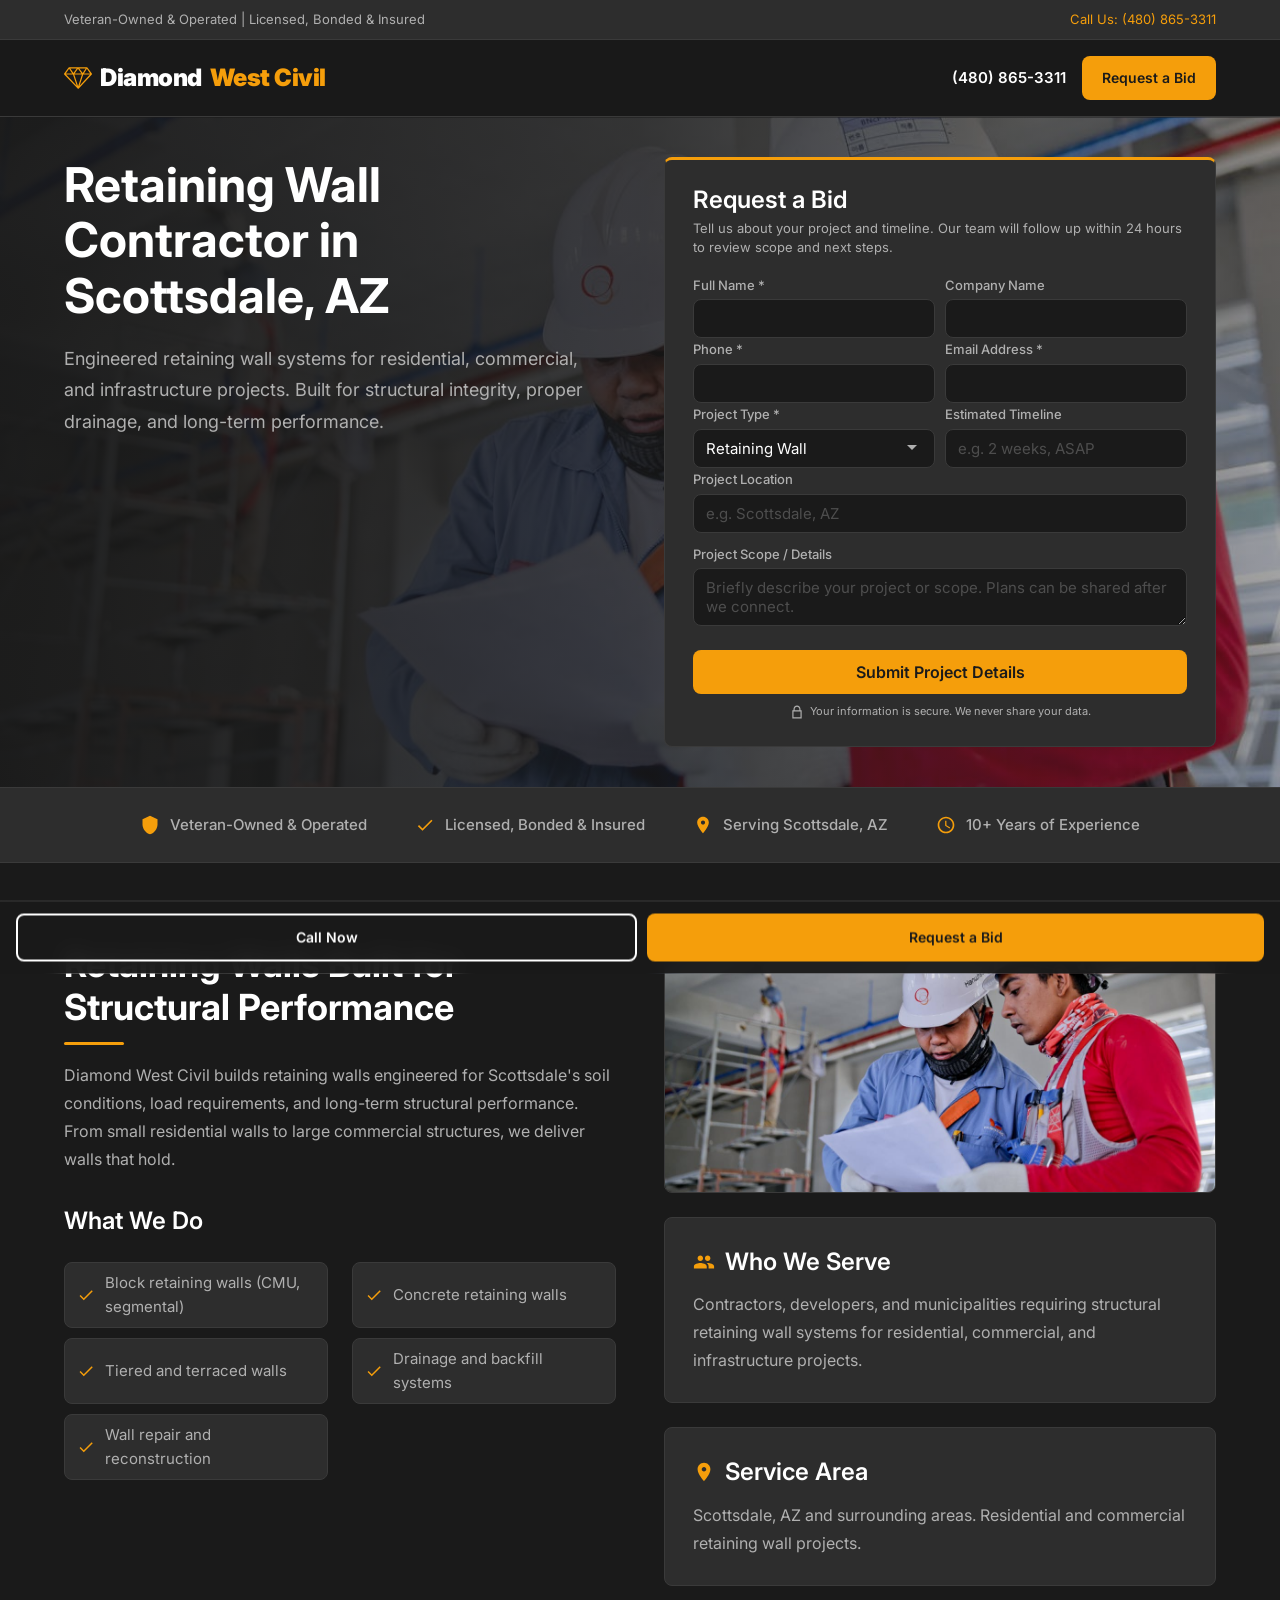
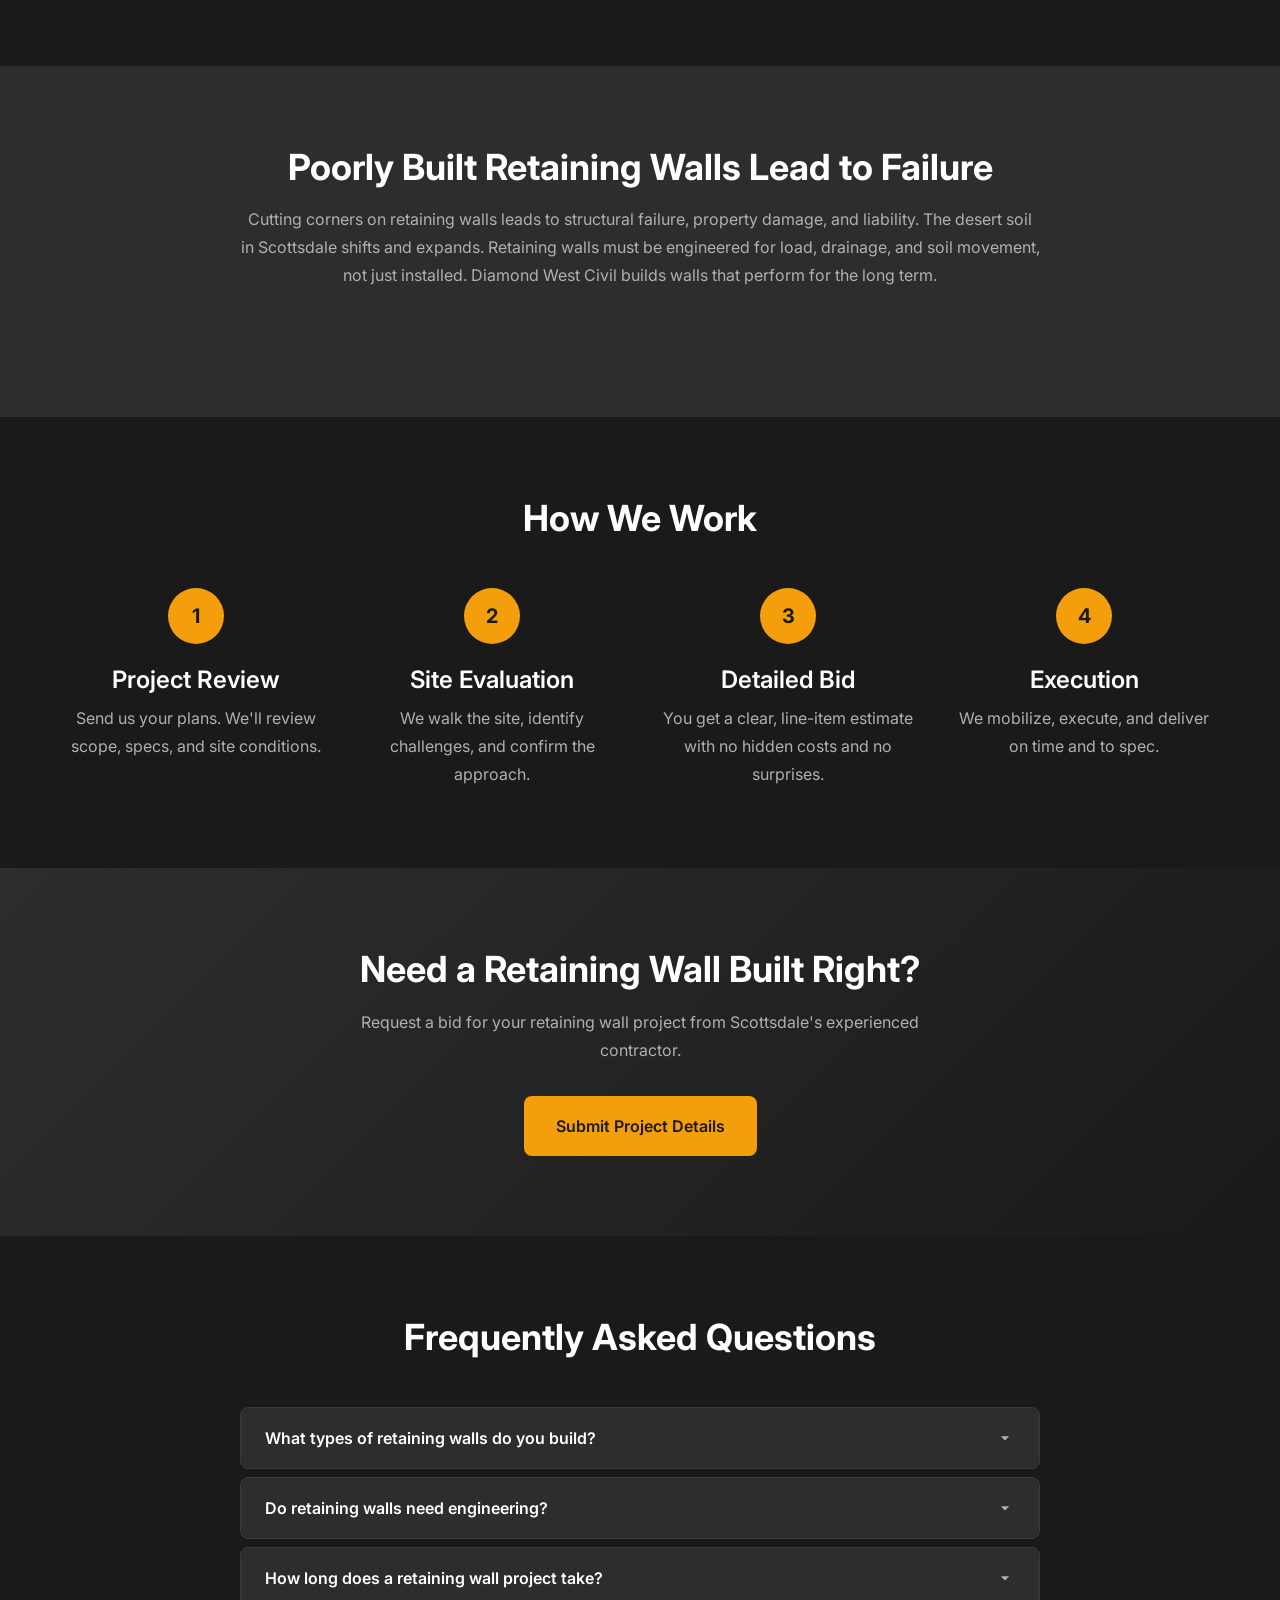
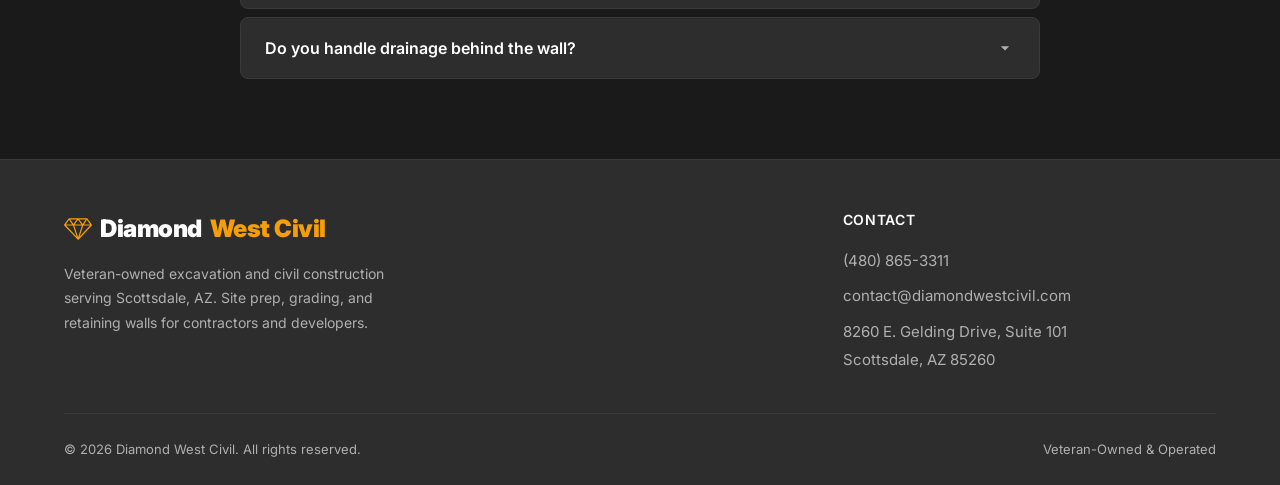
<file: retaining-walls.html>
<!DOCTYPE html>
<html lang="en">
<head>
  <meta charset="UTF-8">
  <meta name="viewport" content="width=device-width, initial-scale=1.0">
  <title>Retaining Wall Contractor in Scottsdale, AZ | Diamond West Civil</title>
  <meta name="description" content="Engineered retaining walls for residential and commercial projects in Scottsdale. Structural integrity guaranteed. Veteran-owned. Request a free estimate.">
  <meta name="robots" content="index, follow">

  <!-- Open Graph -->
  <meta property="og:title" content="Retaining Wall Contractor in Scottsdale, AZ | Diamond West Civil">
  <meta property="og:description" content="Engineered retaining walls for contractors and developers. Veteran-owned. Request a free estimate.">
  <meta property="og:type" content="website">

  <!-- Preload -->
  <link rel="preload" href="css/styles.css" as="style">
  <link rel="preload" href="assets/images/retaining-wall.jpg" as="image" fetchpriority="high">
  <link rel="preload" href="https://fonts.googleapis.com/css2?family=Inter:wght@400;500;600;700&display=swap" as="style">

  <!-- Styles -->
  <link rel="stylesheet" href="css/styles.css">
  <link rel="stylesheet" href="https://fonts.googleapis.com/css2?family=Inter:wght@400;500;600;700&display=swap">

  <!-- Google Tag Manager -->
  <script>(function(w,d,s,l,i){w[l]=w[l]||[];w[l].push({'gtm.start':
  new Date().getTime(),event:'gtm.js'});var f=d.getElementsByTagName(s)[0],
  j=d.createElement(s),dl=l!='dataLayer'?'&l='+l:'';j.async=true;j.src=
  'https://www.googletagmanager.com/gtm.js?id='+i+dl;f.parentNode.insertBefore(j,f);
  })(window,document,'script','dataLayer','GTM-MQGD2M7D');</script>
  <!-- End Google Tag Manager -->
</head>
<body>
  <!-- Google Tag Manager (noscript) -->
  <noscript><iframe src="https://www.googletagmanager.com/ns.html?id=GTM-MQGD2M7D"
  height="0" width="0" style="display:none;visibility:hidden"></iframe></noscript>
  <!-- End Google Tag Manager (noscript) -->

  <!-- Top Bar -->
  <div class="topbar">
    <div class="container flex flex--between">
      <span>Veteran-Owned & Operated | Licensed, Bonded & Insured</span>
      <a href="tel:+14808653311">Call Us: (480) 865-3311</a>
    </div>
  </div>

  <!-- Header (Landing - no nav) -->
  <header class="header header--landing">
    <div class="container">
      <a href="/" class="logo">
        <svg xmlns="http://www.w3.org/2000/svg" viewBox="0 0 122.88 95.01"><path d="M.67,28.18,20.32,1.12A2.7,2.7,0,0,1,22.51,0h77.8a2.74,2.74,0,0,1,2.34,1.33l19.5,26.79a2.69,2.69,0,0,1,.73,1.84,2.74,2.74,0,0,1-.73,1.86h0L64.05,94.15a2.71,2.71,0,0,1-3.83.14l-.16-.17L.75,31.84a2.87,2.87,0,0,1-.31-.4l0,0h0a2.71,2.71,0,0,1,.26-3.22Zm44.38,4.49L62,83.55,78.63,32.67Zm39.27,0L68.37,81.59,114,32.67ZM55.74,81.74,39.36,32.67H9L55.74,81.74ZM27.66,5.42,41.38,25.31,56.05,5.42Zm39.24,0L82.19,25.31,95.3,5.42Zm33.52,2-13,19.8h27.47L100.42,7.45ZM76.87,27.25,61.46,7.2,46.66,27.25Zm-40.72,0L22.46,7.39,8,27.25Z"/></svg>
        Diamond <span class="text-accent">West Civil</span>
      </a>
      <div class="header-cta">
        <a href="tel:+14808653311" class="header-phone">(480) 865-3311</a>
        <a href="#estimate" class="btn btn--primary btn--small">Request a Bid</a>
      </div>
    </div>
  </header>

  <main>

  <!-- Hero with Form -->
  <section class="hero hero--landing hero--retaining-walls">
    <div class="container">
      <div class="hero__content">
        <h1>Retaining Wall Contractor in Scottsdale, AZ</h1>
        <p>Engineered retaining wall systems for residential, commercial, and infrastructure projects. Built for structural integrity, proper drainage, and long-term performance.</p>
      </div>
      <div class="hero__form" id="estimate">
        <div class="form-card">
          <h2 class="form-title">Request a Bid</h2>
          <p>Tell us about your project and timeline. Our team will follow up within 24 hours to review scope and next steps.</p>
          <form class="lead-form" action="https://formspree.io/f/xkokrrjj" method="POST">
            <input type="text" name="_gotcha" style="display:none">
            <input type="hidden" name="_next" value="https://www.diamondwestcivil.com/thank-you.html">
            <input type="hidden" name="_subject" value="New lead from Retaining Walls — Diamond West Civil">
            <input type="hidden" name="source_page" value="retaining-walls">
            <input type="hidden" name="_subject" value="New Lead: Retaining Wall">
            <div class="form-row">
              <div class="form-group">
                <label for="name">Full Name *</label>
                <input type="text" id="name" name="name" required>
                <span class="error-message"></span>
              </div>
              <div class="form-group">
                <label for="company">Company Name</label>
                <input type="text" id="company" name="company">
              </div>
            </div>
            <div class="form-row">
              <div class="form-group">
                <label for="phone">Phone *</label>
                <input type="tel" id="phone" name="phone" required>
                <span class="error-message"></span>
              </div>
              <div class="form-group">
                <label for="email">Email Address *</label>
                <input type="email" id="email" name="email" required>
                <span class="error-message"></span>
              </div>
            </div>
            <div class="form-row">
              <div class="form-group">
                <label for="project_type">Project Type *</label>
                <select id="project_type" name="project_type" required>
                  <option value="" disabled>Select a service</option>
                  <option value="Site Preparation">Site Preparation</option>
                  <option value="Grading">Grading</option>
                  <option value="Retaining Wall" selected>Retaining Wall</option>
                  <option value="Excavation">Excavation</option>
                  <option value="Other">Other</option>
                </select>
                <span class="error-message"></span>
              </div>
              <div class="form-group form-group--optional">
                <label for="timeline">Estimated Timeline</label>
                <input type="text" id="timeline" name="timeline" placeholder="e.g. 2 weeks, ASAP">
              </div>
            </div>
            <div class="form-group form-group--optional">
              <label for="location">Project Location</label>
              <input type="text" id="location" name="location" placeholder="e.g. Scottsdale, AZ">
            </div>
            <div class="form-group form-group--optional">
              <label for="scope">Project Scope / Details</label>
              <textarea id="scope" name="scope" rows="2" placeholder="Briefly describe your project or scope. Plans can be shared after we connect."></textarea>
            </div>
            <button type="submit" class="btn btn--primary btn--full">Submit Project Details</button>
            <p class="form-privacy">
              <svg xmlns="http://www.w3.org/2000/svg" viewBox="0 0 24 24"><path d="M12 1C8.676 1 6 3.676 6 7v2H4v14h16V9h-2V7c0-3.324-2.676-6-6-6zm0 2c2.276 0 4 1.724 4 4v2H8V7c0-2.276 1.724-4 4-4zm-6 8h12v10H6V11z"/></svg>
              Your information is secure. We never share your data.
            </p>
          </form>
        </div>
      </div>
    </div>
  </section>

  <!-- Trust Bar -->
  <div class="trust-bar">
    <div class="container">
      <div class="trust-item">
        <svg xmlns="http://www.w3.org/2000/svg" viewBox="0 0 24 24"><path d="M12 1L3 5v6c0 5.55 3.84 10.74 9 12 5.16-1.26 9-6.45 9-12V5l-9-4z"/></svg>
        Veteran-Owned & Operated
      </div>
      <div class="trust-item">
        <svg xmlns="http://www.w3.org/2000/svg" viewBox="0 0 24 24"><path d="M9 16.17L4.83 12l-1.42 1.41L9 19 21 7l-1.41-1.41L9 16.17z"/></svg>
        Licensed, Bonded & Insured
      </div>
      <div class="trust-item">
        <svg xmlns="http://www.w3.org/2000/svg" viewBox="0 0 24 24"><path d="M12 2C8.13 2 5 5.13 5 9c0 5.25 7 13 7 13s7-7.75 7-13c0-3.87-3.13-7-7-7zm0 9.5c-1.38 0-2.5-1.12-2.5-2.5S10.62 6.5 12 6.5s2.5 1.12 2.5 2.5S13.38 11.5 12 11.5z"/></svg>
        Serving Scottsdale, AZ
      </div>
      <div class="trust-item">
        <svg xmlns="http://www.w3.org/2000/svg" viewBox="0 0 24 24"><path d="M11.99 2C6.47 2 2 6.48 2 12s4.47 10 9.99 10C17.52 22 22 17.52 22 12S17.52 2 11.99 2zM12 20c-4.42 0-8-3.58-8-8s3.58-8 8-8 8 3.58 8 8-3.58 8-8 8zm.5-13H11v6l5.25 3.15.75-1.23-4.5-2.67V7z"/></svg>
        10+ Years of Experience
      </div>
    </div>
  </div>

  <!-- Service Detail -->
  <section class="section">
    <div class="container">
      <div class="service-detail">
        <div class="service-detail__info">
          <h2>Retaining Walls Built for Structural Performance</h2>
          <p>Diamond West Civil builds retaining walls engineered for Scottsdale's soil conditions, load requirements, and long-term structural performance. From small residential walls to large commercial structures, we deliver walls that hold.</p>
          <h3>What We Do</h3>
          <ul class="service-list">
            <li>
              <svg xmlns="http://www.w3.org/2000/svg" viewBox="0 0 24 24"><path d="M9 16.17L4.83 12l-1.42 1.41L9 19 21 7l-1.41-1.41L9 16.17z"/></svg>
              Block retaining walls (CMU, segmental)
            </li>
            <li>
              <svg xmlns="http://www.w3.org/2000/svg" viewBox="0 0 24 24"><path d="M9 16.17L4.83 12l-1.42 1.41L9 19 21 7l-1.41-1.41L9 16.17z"/></svg>
              Concrete retaining walls
            </li>
            <li>
              <svg xmlns="http://www.w3.org/2000/svg" viewBox="0 0 24 24"><path d="M9 16.17L4.83 12l-1.42 1.41L9 19 21 7l-1.41-1.41L9 16.17z"/></svg>
              Tiered and terraced walls
            </li>
            <li>
              <svg xmlns="http://www.w3.org/2000/svg" viewBox="0 0 24 24"><path d="M9 16.17L4.83 12l-1.42 1.41L9 19 21 7l-1.41-1.41L9 16.17z"/></svg>
              Drainage and backfill systems
            </li>
            <li>
              <svg xmlns="http://www.w3.org/2000/svg" viewBox="0 0 24 24"><path d="M9 16.17L4.83 12l-1.42 1.41L9 19 21 7l-1.41-1.41L9 16.17z"/></svg>
              Wall repair and reconstruction
            </li>
          </ul>
        </div>
        <div class="service-detail__sidebar">
          <img src="assets/images/retaining-wall.jpg" alt="Retaining wall project in Scottsdale" class="service-detail__image" width="600" height="250" loading="lazy">
          <div class="service-detail__card">
            <h3>
              <svg xmlns="http://www.w3.org/2000/svg" viewBox="0 0 24 24"><path d="M16 11c1.66 0 2.99-1.34 2.99-3S17.66 5 16 5c-1.66 0-3 1.34-3 3s1.34 3 3 3zm-8 0c1.66 0 2.99-1.34 2.99-3S9.66 5 8 5C6.34 5 5 6.34 5 8s1.34 3 3 3zm0 2c-2.33 0-7 1.17-7 3.5V19h14v-2.5c0-2.33-4.67-3.5-7-3.5zm8 0c-.29 0-.62.02-.97.05 1.16.84 1.97 1.97 1.97 3.45V19h6v-2.5c0-2.33-4.67-3.5-7-3.5z"/></svg>
              Who We Serve
            </h3>
            <p>Contractors, developers, and municipalities requiring structural retaining wall systems for residential, commercial, and infrastructure projects.</p>
          </div>
          <div class="service-detail__card">
            <h3>
              <svg xmlns="http://www.w3.org/2000/svg" viewBox="0 0 24 24"><path d="M12 2C8.13 2 5 5.13 5 9c0 5.25 7 13 7 13s7-7.75 7-13c0-3.87-3.13-7-7-7zm0 9.5c-1.38 0-2.5-1.12-2.5-2.5S10.62 6.5 12 6.5s2.5 1.12 2.5 2.5S13.38 11.5 12 11.5z"/></svg>
              Service Area
            </h3>
            <p>Scottsdale, AZ and surrounding areas. Residential and commercial retaining wall projects.</p>
          </div>
        </div>
      </div>
    </div>
  </section>

  <!-- Problem -->
  <section class="section section--alt">
    <div class="container">
      <div class="section-header text-center" style="max-width: 800px;">
        <h2>Poorly Built Retaining Walls Lead to Failure</h2>
        <p>Cutting corners on retaining walls leads to structural failure, property damage, and liability. The desert soil in Scottsdale shifts and expands. Retaining walls must be engineered for load, drainage, and soil movement, not just installed. Diamond West Civil builds walls that perform for the long term.</p>
      </div>
    </div>
  </section>

  <!-- Process -->
  <section class="section">
    <div class="container">
      <div class="section-header text-center">
        <h2>How We Work</h2>
      </div>
      <div class="steps">
        <div class="step">
          <div class="step__number">1</div>
          <h3>Project Review</h3>
          <p>Send us your plans. We'll review scope, specs, and site conditions.</p>
        </div>
        <div class="step">
          <div class="step__number">2</div>
          <h3>Site Evaluation</h3>
          <p>We walk the site, identify challenges, and confirm the approach.</p>
        </div>
        <div class="step">
          <div class="step__number">3</div>
          <h3>Detailed Bid</h3>
          <p>You get a clear, line-item estimate with no hidden costs and no surprises.</p>
        </div>
        <div class="step">
          <div class="step__number">4</div>
          <h3>Execution</h3>
          <p>We mobilize, execute, and deliver on time and to spec.</p>
        </div>
      </div>
    </div>
  </section>

  <!-- CTA -->
  <section class="cta-section">
    <div class="container">
      <h2>Need a Retaining Wall Built Right?</h2>
      <p>Request a bid for your retaining wall project from Scottsdale's experienced contractor.</p>
      <a href="#estimate" class="btn btn--primary">Submit Project Details</a>
    </div>
  </section>

  <!-- FAQ -->
  <section class="section">
    <div class="container">
      <div class="section-header text-center">
        <h2>Frequently Asked Questions</h2>
      </div>
      <div class="faq-list">
        <div class="faq-item">
          <button class="faq-question" aria-expanded="false">
            What types of retaining walls do you build?
            <svg xmlns="http://www.w3.org/2000/svg" viewBox="0 0 24 24"><path d="M7 10l5 5 5-5H7z"/></svg>
          </button>
          <div class="faq-answer">
            <p>We build CMU block walls, segmental retaining walls, poured concrete walls, and tiered/terraced wall systems.</p>
          </div>
        </div>
        <div class="faq-item">
          <button class="faq-question" aria-expanded="false">
            Do retaining walls need engineering?
            <svg xmlns="http://www.w3.org/2000/svg" viewBox="0 0 24 24"><path d="M7 10l5 5 5-5H7z"/></svg>
          </button>
          <div class="faq-answer">
            <p>In most cases, yes. Walls over 4 feet typically require engineered plans. We work with structural engineers to ensure compliance.</p>
          </div>
        </div>
        <div class="faq-item">
          <button class="faq-question" aria-expanded="false">
            How long does a retaining wall project take?
            <svg xmlns="http://www.w3.org/2000/svg" viewBox="0 0 24 24"><path d="M7 10l5 5 5-5H7z"/></svg>
          </button>
          <div class="faq-answer">
            <p>Most residential retaining walls take 1-2 weeks. Commercial projects vary based on size, height, and complexity.</p>
          </div>
        </div>
        <div class="faq-item">
          <button class="faq-question" aria-expanded="false">
            Do you handle drainage behind the wall?
            <svg xmlns="http://www.w3.org/2000/svg" viewBox="0 0 24 24"><path d="M7 10l5 5 5-5H7z"/></svg>
          </button>
          <div class="faq-answer">
            <p>Yes. Proper drainage and backfill are critical to wall performance. We install drainage systems as part of every retaining wall project.</p>
          </div>
        </div>
      </div>
    </div>
  </section>

  </main>

  <!-- Mobile Sticky CTA -->
  <div class="mobile-cta">
    <a href="tel:+14808653311" class="btn btn--secondary btn--small">Call Now</a>
    <a href="#estimate" class="btn btn--primary btn--small">Request a Bid</a>
  </div>

  <!-- Footer -->
  <footer class="footer">
    <div class="container">
      <div class="footer__top">
        <div class="footer__brand">
          <div class="logo">
            <svg xmlns="http://www.w3.org/2000/svg" viewBox="0 0 122.88 95.01"><path d="M.67,28.18,20.32,1.12A2.7,2.7,0,0,1,22.51,0h77.8a2.74,2.74,0,0,1,2.34,1.33l19.5,26.79a2.69,2.69,0,0,1,.73,1.84,2.74,2.74,0,0,1-.73,1.86h0L64.05,94.15a2.71,2.71,0,0,1-3.83.14l-.16-.17L.75,31.84a2.87,2.87,0,0,1-.31-.4l0,0h0a2.71,2.71,0,0,1,.26-3.22Zm44.38,4.49L62,83.55,78.63,32.67Zm39.27,0L68.37,81.59,114,32.67ZM55.74,81.74,39.36,32.67H9L55.74,81.74ZM27.66,5.42,41.38,25.31,56.05,5.42Zm39.24,0L82.19,25.31,95.3,5.42Zm33.52,2-13,19.8h27.47L100.42,7.45ZM76.87,27.25,61.46,7.2,46.66,27.25Zm-40.72,0L22.46,7.39,8,27.25Z"/></svg>
        Diamond <span class="text-accent">West Civil</span>
          </div>
          <p>Veteran-owned excavation and civil construction serving Scottsdale, AZ. Site prep, grading, and retaining walls for contractors and developers.</p>
        </div>
        <div class="footer__contact">
          <h4>Contact</h4>
          <a href="tel:+14808653311">(480) 865-3311</a>
          <a href="mailto:contact@diamondwestcivil.com">contact@diamondwestcivil.com</a>
          <span style="color: var(--color-text-secondary); font-size: 0.9375rem;">8260 E. Gelding Drive, Suite 101<br>Scottsdale, AZ 85260</span>
        </div>
      </div>
      <div class="footer__bottom">
        <span>&copy; 2026 Diamond West Civil. All rights reserved.</span>
        <span>Veteran-Owned & Operated</span>
      </div>
    </div>
  </footer>

  <script src="js/main.js" defer></script>
</body>
</html>
</file>
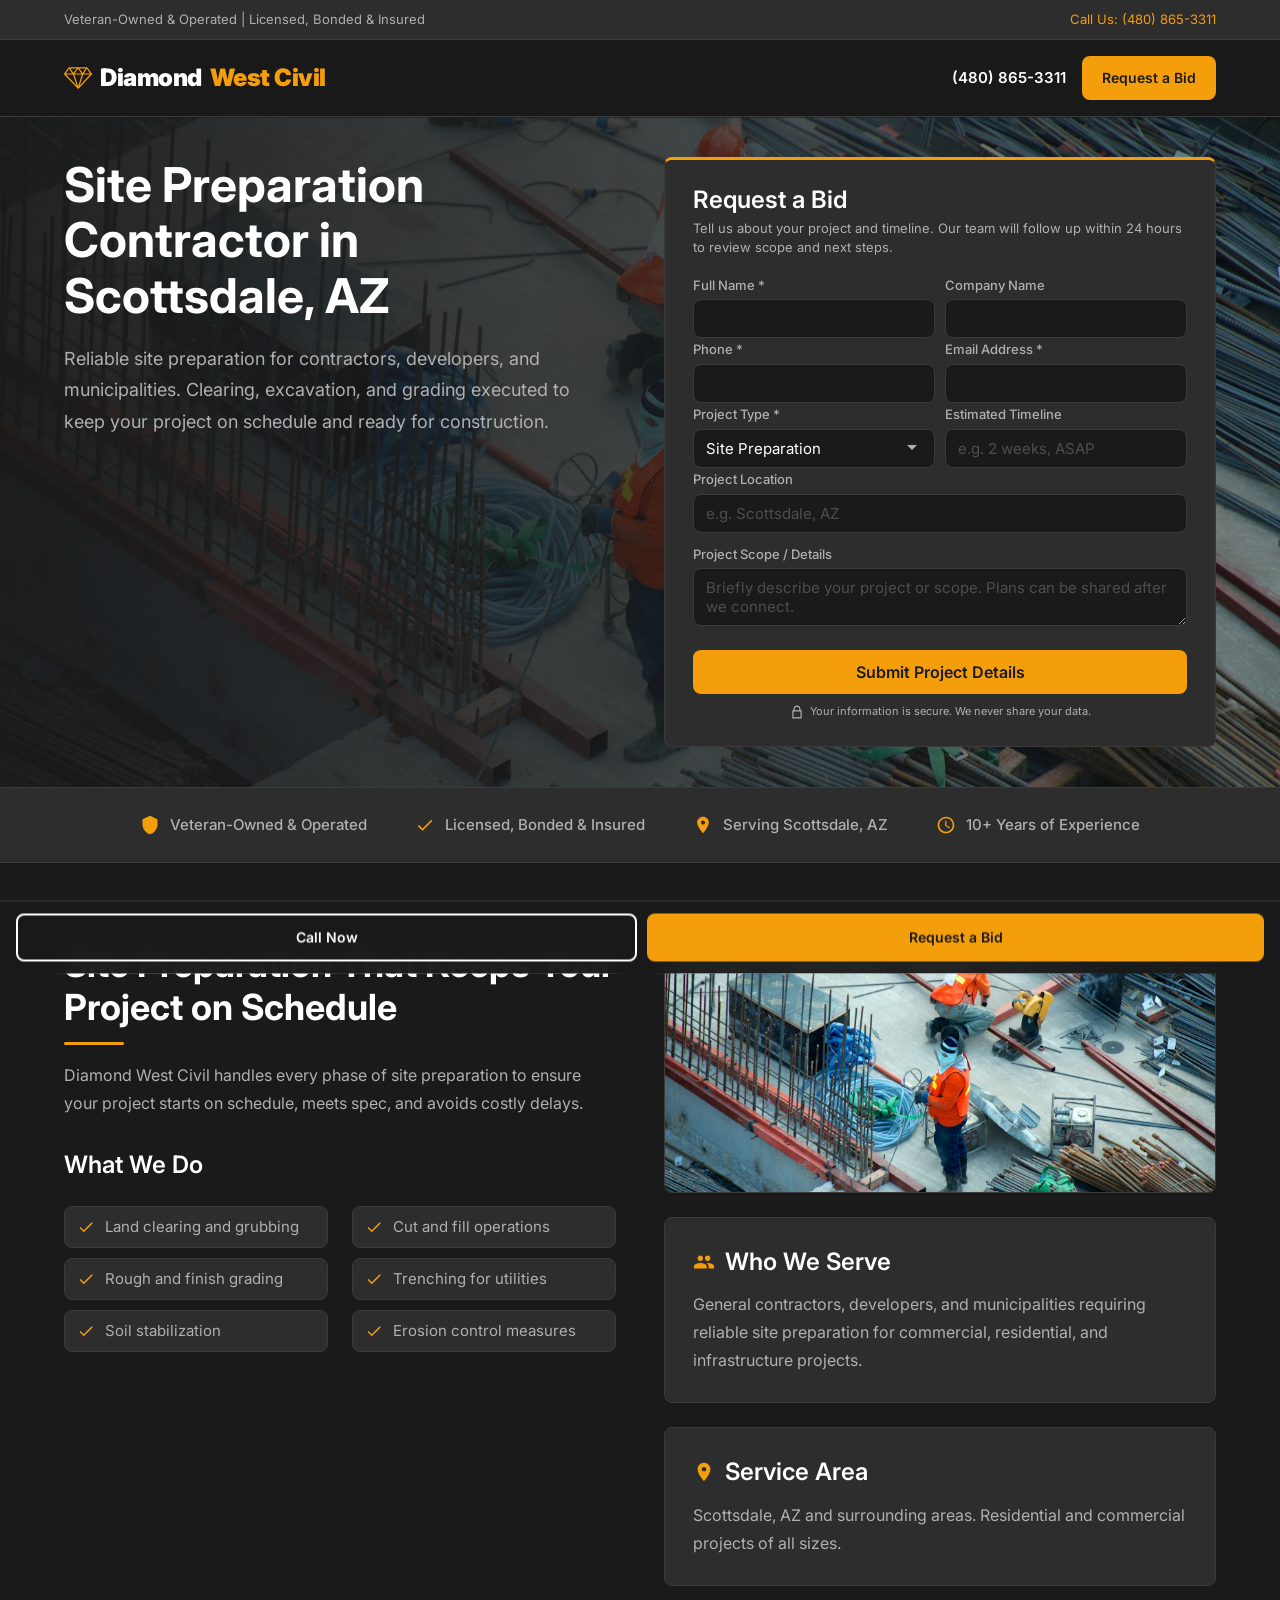
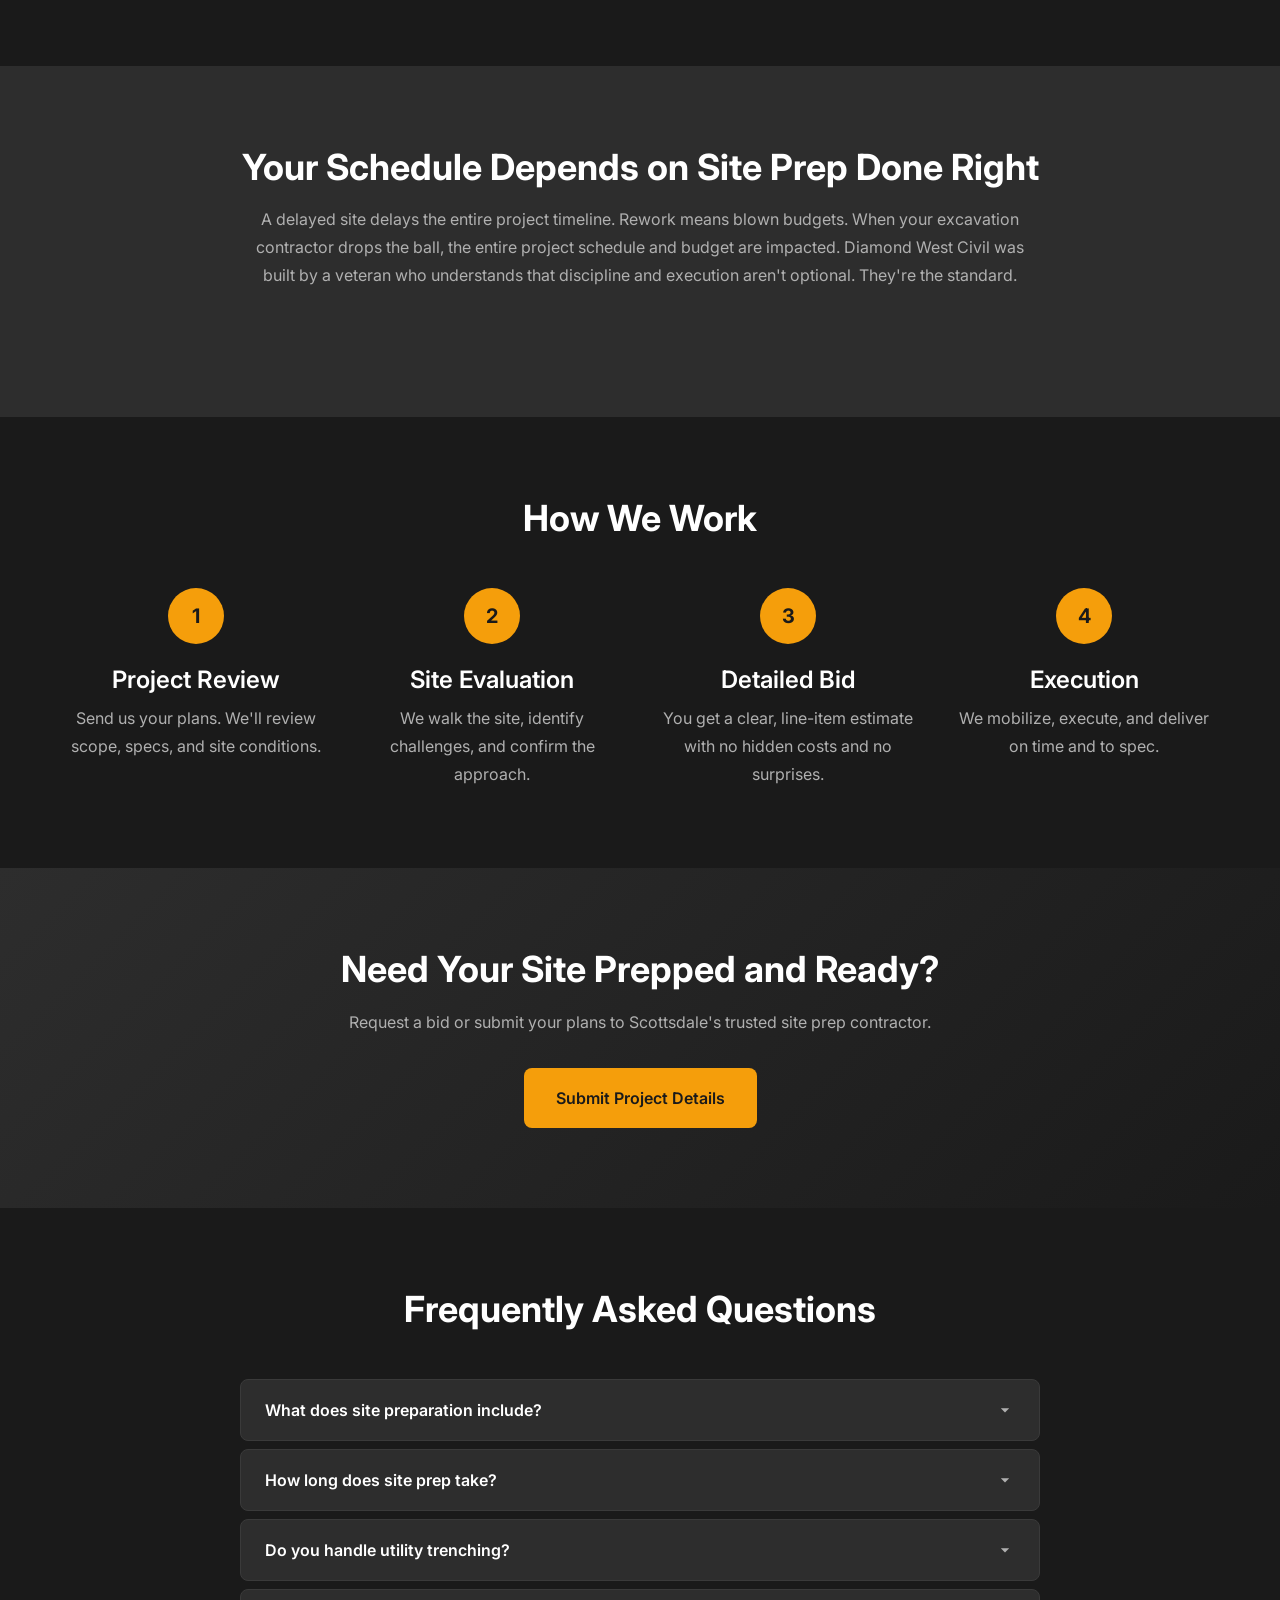
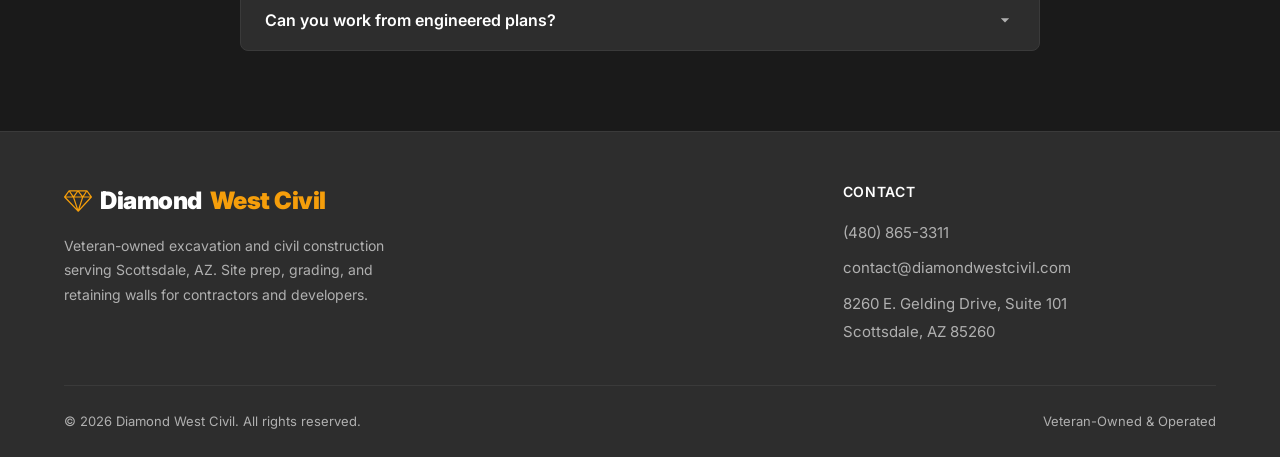
<file: site-prep.html>
<!DOCTYPE html>
<html lang="en">
<head>
  <meta charset="UTF-8">
  <meta name="viewport" content="width=device-width, initial-scale=1.0">
  <title>Site Preparation Contractor in Scottsdale, AZ | Diamond West Civil</title>
  <meta name="description" content="Professional site preparation for contractors and developers in Scottsdale. Clearing, grading, trenching. Veteran-owned. Request a free estimate.">
  <meta name="robots" content="index, follow">

  <!-- Open Graph -->
  <meta property="og:title" content="Site Preparation Contractor in Scottsdale, AZ | Diamond West Civil">
  <meta property="og:description" content="Professional site prep for contractors and developers. Veteran-owned. Request a free estimate.">
  <meta property="og:type" content="website">

  <!-- Preload -->
  <link rel="preload" href="css/styles.css" as="style">
  <link rel="preload" href="assets/images/hero-construction.jpg" as="image" fetchpriority="high">
  <link rel="preload" href="https://fonts.googleapis.com/css2?family=Inter:wght@400;500;600;700&display=swap" as="style">

  <!-- Styles -->
  <link rel="stylesheet" href="css/styles.css">
  <link rel="stylesheet" href="https://fonts.googleapis.com/css2?family=Inter:wght@400;500;600;700&display=swap">

  <!-- Google Tag Manager -->
  <script>(function(w,d,s,l,i){w[l]=w[l]||[];w[l].push({'gtm.start':
  new Date().getTime(),event:'gtm.js'});var f=d.getElementsByTagName(s)[0],
  j=d.createElement(s),dl=l!='dataLayer'?'&l='+l:'';j.async=true;j.src=
  'https://www.googletagmanager.com/gtm.js?id='+i+dl;f.parentNode.insertBefore(j,f);
  })(window,document,'script','dataLayer','GTM-MQGD2M7D');</script>
  <!-- End Google Tag Manager -->
</head>
<body>
  <!-- Google Tag Manager (noscript) -->
  <noscript><iframe src="https://www.googletagmanager.com/ns.html?id=GTM-MQGD2M7D"
  height="0" width="0" style="display:none;visibility:hidden"></iframe></noscript>
  <!-- End Google Tag Manager (noscript) -->

  <!-- Top Bar -->
  <div class="topbar">
    <div class="container flex flex--between">
      <span>Veteran-Owned & Operated | Licensed, Bonded & Insured</span>
      <a href="tel:+14808653311">Call Us: (480) 865-3311</a>
    </div>
  </div>

  <!-- Header (Landing - no nav) -->
  <header class="header header--landing">
    <div class="container">
      <a href="/" class="logo">
        <svg xmlns="http://www.w3.org/2000/svg" viewBox="0 0 122.88 95.01"><path d="M.67,28.18,20.32,1.12A2.7,2.7,0,0,1,22.51,0h77.8a2.74,2.74,0,0,1,2.34,1.33l19.5,26.79a2.69,2.69,0,0,1,.73,1.84,2.74,2.74,0,0,1-.73,1.86h0L64.05,94.15a2.71,2.71,0,0,1-3.83.14l-.16-.17L.75,31.84a2.87,2.87,0,0,1-.31-.4l0,0h0a2.71,2.71,0,0,1,.26-3.22Zm44.38,4.49L62,83.55,78.63,32.67Zm39.27,0L68.37,81.59,114,32.67ZM55.74,81.74,39.36,32.67H9L55.74,81.74ZM27.66,5.42,41.38,25.31,56.05,5.42Zm39.24,0L82.19,25.31,95.3,5.42Zm33.52,2-13,19.8h27.47L100.42,7.45ZM76.87,27.25,61.46,7.2,46.66,27.25Zm-40.72,0L22.46,7.39,8,27.25Z"/></svg>
        Diamond <span class="text-accent">West Civil</span>
      </a>
      <div class="header-cta">
        <a href="tel:+14808653311" class="header-phone">(480) 865-3311</a>
        <a href="#estimate" class="btn btn--primary btn--small">Request a Bid</a>
      </div>
    </div>
  </header>

  <main>

  <!-- Hero with Form -->
  <section class="hero hero--landing hero--site-prep">
    <div class="container">
      <div class="hero__content">
        <h1>Site Preparation Contractor in Scottsdale, AZ</h1>
        <p>Reliable site preparation for contractors, developers, and municipalities. Clearing, excavation, and grading executed to keep your project on schedule and ready for construction.</p>
      </div>
      <div class="hero__form" id="estimate">
        <div class="form-card">
          <h2 class="form-title">Request a Bid</h2>
          <p>Tell us about your project and timeline. Our team will follow up within 24 hours to review scope and next steps.</p>
          <form class="lead-form" action="https://formspree.io/f/xkokrrjj" method="POST">
            <input type="text" name="_gotcha" style="display:none">
            <input type="hidden" name="_next" value="https://www.diamondwestcivil.com/thank-you.html">
            <input type="hidden" name="_subject" value="New lead from Site Prep — Diamond West Civil">
            <input type="hidden" name="source_page" value="site-prep">
            <input type="hidden" name="_subject" value="New Lead: Site Preparation">
            <div class="form-row">
              <div class="form-group">
                <label for="name">Full Name *</label>
                <input type="text" id="name" name="name" required>
                <span class="error-message"></span>
              </div>
              <div class="form-group">
                <label for="company">Company Name</label>
                <input type="text" id="company" name="company">
              </div>
            </div>
            <div class="form-row">
              <div class="form-group">
                <label for="phone">Phone *</label>
                <input type="tel" id="phone" name="phone" required>
                <span class="error-message"></span>
              </div>
              <div class="form-group">
                <label for="email">Email Address *</label>
                <input type="email" id="email" name="email" required>
                <span class="error-message"></span>
              </div>
            </div>
            <div class="form-row">
              <div class="form-group">
                <label for="project_type">Project Type *</label>
                <select id="project_type" name="project_type" required>
                  <option value="" disabled>Select a service</option>
                  <option value="Site Preparation" selected>Site Preparation</option>
                  <option value="Grading">Grading</option>
                  <option value="Retaining Wall">Retaining Wall</option>
                  <option value="Excavation">Excavation</option>
                  <option value="Other">Other</option>
                </select>
                <span class="error-message"></span>
              </div>
              <div class="form-group form-group--optional">
                <label for="timeline">Estimated Timeline</label>
                <input type="text" id="timeline" name="timeline" placeholder="e.g. 2 weeks, ASAP">
              </div>
            </div>
            <div class="form-group form-group--optional">
              <label for="location">Project Location</label>
              <input type="text" id="location" name="location" placeholder="e.g. Scottsdale, AZ">
            </div>
            <div class="form-group form-group--optional">
              <label for="scope">Project Scope / Details</label>
              <textarea id="scope" name="scope" rows="2" placeholder="Briefly describe your project or scope. Plans can be shared after we connect."></textarea>
            </div>
            <button type="submit" class="btn btn--primary btn--full">Submit Project Details</button>
            <p class="form-privacy">
              <svg xmlns="http://www.w3.org/2000/svg" viewBox="0 0 24 24"><path d="M12 1C8.676 1 6 3.676 6 7v2H4v14h16V9h-2V7c0-3.324-2.676-6-6-6zm0 2c2.276 0 4 1.724 4 4v2H8V7c0-2.276 1.724-4 4-4zm-6 8h12v10H6V11z"/></svg>
              Your information is secure. We never share your data.
            </p>
          </form>
        </div>
      </div>
    </div>
  </section>

  <!-- Trust Bar -->
  <div class="trust-bar">
    <div class="container">
      <div class="trust-item">
        <svg xmlns="http://www.w3.org/2000/svg" viewBox="0 0 24 24"><path d="M12 1L3 5v6c0 5.55 3.84 10.74 9 12 5.16-1.26 9-6.45 9-12V5l-9-4z"/></svg>
        Veteran-Owned & Operated
      </div>
      <div class="trust-item">
        <svg xmlns="http://www.w3.org/2000/svg" viewBox="0 0 24 24"><path d="M9 16.17L4.83 12l-1.42 1.41L9 19 21 7l-1.41-1.41L9 16.17z"/></svg>
        Licensed, Bonded & Insured
      </div>
      <div class="trust-item">
        <svg xmlns="http://www.w3.org/2000/svg" viewBox="0 0 24 24"><path d="M12 2C8.13 2 5 5.13 5 9c0 5.25 7 13 7 13s7-7.75 7-13c0-3.87-3.13-7-7-7zm0 9.5c-1.38 0-2.5-1.12-2.5-2.5S10.62 6.5 12 6.5s2.5 1.12 2.5 2.5S13.38 11.5 12 11.5z"/></svg>
        Serving Scottsdale, AZ
      </div>
      <div class="trust-item">
        <svg xmlns="http://www.w3.org/2000/svg" viewBox="0 0 24 24"><path d="M11.99 2C6.47 2 2 6.48 2 12s4.47 10 9.99 10C17.52 22 22 17.52 22 12S17.52 2 11.99 2zM12 20c-4.42 0-8-3.58-8-8s3.58-8 8-8 8 3.58 8 8-3.58 8-8 8zm.5-13H11v6l5.25 3.15.75-1.23-4.5-2.67V7z"/></svg>
        10+ Years of Experience
      </div>
    </div>
  </div>

  <!-- Service Detail -->
  <section class="section">
    <div class="container">
      <div class="service-detail">
        <div class="service-detail__info">
          <h2>Site Preparation That Keeps Your Project on Schedule</h2>
          <p>Diamond West Civil handles every phase of site preparation to ensure your project starts on schedule, meets spec, and avoids costly delays.</p>
          <h3>What We Do</h3>
          <ul class="service-list">
            <li>
              <svg xmlns="http://www.w3.org/2000/svg" viewBox="0 0 24 24"><path d="M9 16.17L4.83 12l-1.42 1.41L9 19 21 7l-1.41-1.41L9 16.17z"/></svg>
              Land clearing and grubbing
            </li>
            <li>
              <svg xmlns="http://www.w3.org/2000/svg" viewBox="0 0 24 24"><path d="M9 16.17L4.83 12l-1.42 1.41L9 19 21 7l-1.41-1.41L9 16.17z"/></svg>
              Cut and fill operations
            </li>
            <li>
              <svg xmlns="http://www.w3.org/2000/svg" viewBox="0 0 24 24"><path d="M9 16.17L4.83 12l-1.42 1.41L9 19 21 7l-1.41-1.41L9 16.17z"/></svg>
              Rough and finish grading
            </li>
            <li>
              <svg xmlns="http://www.w3.org/2000/svg" viewBox="0 0 24 24"><path d="M9 16.17L4.83 12l-1.42 1.41L9 19 21 7l-1.41-1.41L9 16.17z"/></svg>
              Trenching for utilities
            </li>
            <li>
              <svg xmlns="http://www.w3.org/2000/svg" viewBox="0 0 24 24"><path d="M9 16.17L4.83 12l-1.42 1.41L9 19 21 7l-1.41-1.41L9 16.17z"/></svg>
              Soil stabilization
            </li>
            <li>
              <svg xmlns="http://www.w3.org/2000/svg" viewBox="0 0 24 24"><path d="M9 16.17L4.83 12l-1.42 1.41L9 19 21 7l-1.41-1.41L9 16.17z"/></svg>
              Erosion control measures
            </li>
          </ul>
        </div>
        <div class="service-detail__sidebar">
          <img src="assets/images/hero-construction.jpg" alt="Site preparation project in Scottsdale" class="service-detail__image" width="600" height="250" loading="lazy">
          <div class="service-detail__card">
            <h3>
              <svg xmlns="http://www.w3.org/2000/svg" viewBox="0 0 24 24"><path d="M16 11c1.66 0 2.99-1.34 2.99-3S17.66 5 16 5c-1.66 0-3 1.34-3 3s1.34 3 3 3zm-8 0c1.66 0 2.99-1.34 2.99-3S9.66 5 8 5C6.34 5 5 6.34 5 8s1.34 3 3 3zm0 2c-2.33 0-7 1.17-7 3.5V19h14v-2.5c0-2.33-4.67-3.5-7-3.5zm8 0c-.29 0-.62.02-.97.05 1.16.84 1.97 1.97 1.97 3.45V19h6v-2.5c0-2.33-4.67-3.5-7-3.5z"/></svg>
              Who We Serve
            </h3>
            <p>General contractors, developers, and municipalities requiring reliable site preparation for commercial, residential, and infrastructure projects.</p>
          </div>
          <div class="service-detail__card">
            <h3>
              <svg xmlns="http://www.w3.org/2000/svg" viewBox="0 0 24 24"><path d="M12 2C8.13 2 5 5.13 5 9c0 5.25 7 13 7 13s7-7.75 7-13c0-3.87-3.13-7-7-7zm0 9.5c-1.38 0-2.5-1.12-2.5-2.5S10.62 6.5 12 6.5s2.5 1.12 2.5 2.5S13.38 11.5 12 11.5z"/></svg>
              Service Area
            </h3>
            <p>Scottsdale, AZ and surrounding areas. Residential and commercial projects of all sizes.</p>
          </div>
        </div>
      </div>
    </div>
  </section>

  <!-- Problem -->
  <section class="section section--alt">
    <div class="container">
      <div class="section-header text-center" style="max-width: 800px;">
        <h2>Your Schedule Depends on Site Prep Done Right</h2>
        <p>A delayed site delays the entire project timeline. Rework means blown budgets. When your excavation contractor drops the ball, the entire project schedule and budget are impacted. Diamond West Civil was built by a veteran who understands that discipline and execution aren't optional. They're the standard.</p>
      </div>
    </div>
  </section>

  <!-- Process -->
  <section class="section">
    <div class="container">
      <div class="section-header text-center">
        <h2>How We Work</h2>
      </div>
      <div class="steps">
        <div class="step">
          <div class="step__number">1</div>
          <h3>Project Review</h3>
          <p>Send us your plans. We'll review scope, specs, and site conditions.</p>
        </div>
        <div class="step">
          <div class="step__number">2</div>
          <h3>Site Evaluation</h3>
          <p>We walk the site, identify challenges, and confirm the approach.</p>
        </div>
        <div class="step">
          <div class="step__number">3</div>
          <h3>Detailed Bid</h3>
          <p>You get a clear, line-item estimate with no hidden costs and no surprises.</p>
        </div>
        <div class="step">
          <div class="step__number">4</div>
          <h3>Execution</h3>
          <p>We mobilize, execute, and deliver on time and to spec.</p>
        </div>
      </div>
    </div>
  </section>

  <!-- CTA -->
  <section class="cta-section">
    <div class="container">
      <h2>Need Your Site Prepped and Ready?</h2>
      <p>Request a bid or submit your plans to Scottsdale's trusted site prep contractor.</p>
      <a href="#estimate" class="btn btn--primary">Submit Project Details</a>
    </div>
  </section>

  <!-- FAQ -->
  <section class="section">
    <div class="container">
      <div class="section-header text-center">
        <h2>Frequently Asked Questions</h2>
      </div>
      <div class="faq-list">
        <div class="faq-item">
          <button class="faq-question" aria-expanded="false">
            What does site preparation include?
            <svg xmlns="http://www.w3.org/2000/svg" viewBox="0 0 24 24"><path d="M7 10l5 5 5-5H7z"/></svg>
          </button>
          <div class="faq-answer">
            <p>Site prep includes land clearing, grubbing, excavation, rough grading, trenching, and soil preparation,everything needed before vertical construction begins.</p>
          </div>
        </div>
        <div class="faq-item">
          <button class="faq-question" aria-expanded="false">
            How long does site prep take?
            <svg xmlns="http://www.w3.org/2000/svg" viewBox="0 0 24 24"><path d="M7 10l5 5 5-5H7z"/></svg>
          </button>
          <div class="faq-answer">
            <p>Timeline depends on project size and conditions. Most residential lots take 3-7 days. Commercial sites vary based on scope.</p>
          </div>
        </div>
        <div class="faq-item">
          <button class="faq-question" aria-expanded="false">
            Do you handle utility trenching?
            <svg xmlns="http://www.w3.org/2000/svg" viewBox="0 0 24 24"><path d="M7 10l5 5 5-5H7z"/></svg>
          </button>
          <div class="faq-answer">
            <p>Yes. We provide trenching for water, sewer, electric, and gas utilities as part of our site prep services.</p>
          </div>
        </div>
        <div class="faq-item">
          <button class="faq-question" aria-expanded="false">
            Can you work from engineered plans?
            <svg xmlns="http://www.w3.org/2000/svg" viewBox="0 0 24 24"><path d="M7 10l5 5 5-5H7z"/></svg>
          </button>
          <div class="faq-answer">
            <p>Absolutely. We work directly from your civil plans and specs to ensure accuracy and compliance.</p>
          </div>
        </div>
      </div>
    </div>
  </section>

  </main>

  <!-- Mobile Sticky CTA -->
  <div class="mobile-cta">
    <a href="tel:+14808653311" class="btn btn--secondary btn--small">Call Now</a>
    <a href="#estimate" class="btn btn--primary btn--small">Request a Bid</a>
  </div>

  <!-- Footer -->
  <footer class="footer">
    <div class="container">
      <div class="footer__top">
        <div class="footer__brand">
          <div class="logo">
            <svg xmlns="http://www.w3.org/2000/svg" viewBox="0 0 122.88 95.01"><path d="M.67,28.18,20.32,1.12A2.7,2.7,0,0,1,22.51,0h77.8a2.74,2.74,0,0,1,2.34,1.33l19.5,26.79a2.69,2.69,0,0,1,.73,1.84,2.74,2.74,0,0,1-.73,1.86h0L64.05,94.15a2.71,2.71,0,0,1-3.83.14l-.16-.17L.75,31.84a2.87,2.87,0,0,1-.31-.4l0,0h0a2.71,2.71,0,0,1,.26-3.22Zm44.38,4.49L62,83.55,78.63,32.67Zm39.27,0L68.37,81.59,114,32.67ZM55.74,81.74,39.36,32.67H9L55.74,81.74ZM27.66,5.42,41.38,25.31,56.05,5.42Zm39.24,0L82.19,25.31,95.3,5.42Zm33.52,2-13,19.8h27.47L100.42,7.45ZM76.87,27.25,61.46,7.2,46.66,27.25Zm-40.72,0L22.46,7.39,8,27.25Z"/></svg>
        Diamond <span class="text-accent">West Civil</span>
          </div>
          <p>Veteran-owned excavation and civil construction serving Scottsdale, AZ. Site prep, grading, and retaining walls for contractors and developers.</p>
        </div>
        <div class="footer__contact">
          <h4>Contact</h4>
          <a href="tel:+14808653311">(480) 865-3311</a>
          <a href="mailto:contact@diamondwestcivil.com">contact@diamondwestcivil.com</a>
          <span style="color: var(--color-text-secondary); font-size: 0.9375rem;">8260 E. Gelding Drive, Suite 101<br>Scottsdale, AZ 85260</span>
        </div>
      </div>
      <div class="footer__bottom">
        <span>&copy; 2026 Diamond West Civil. All rights reserved.</span>
        <span>Veteran-Owned & Operated</span>
      </div>
    </div>
  </footer>

  <script src="js/main.js" defer></script>
</body>
</html>
</file>
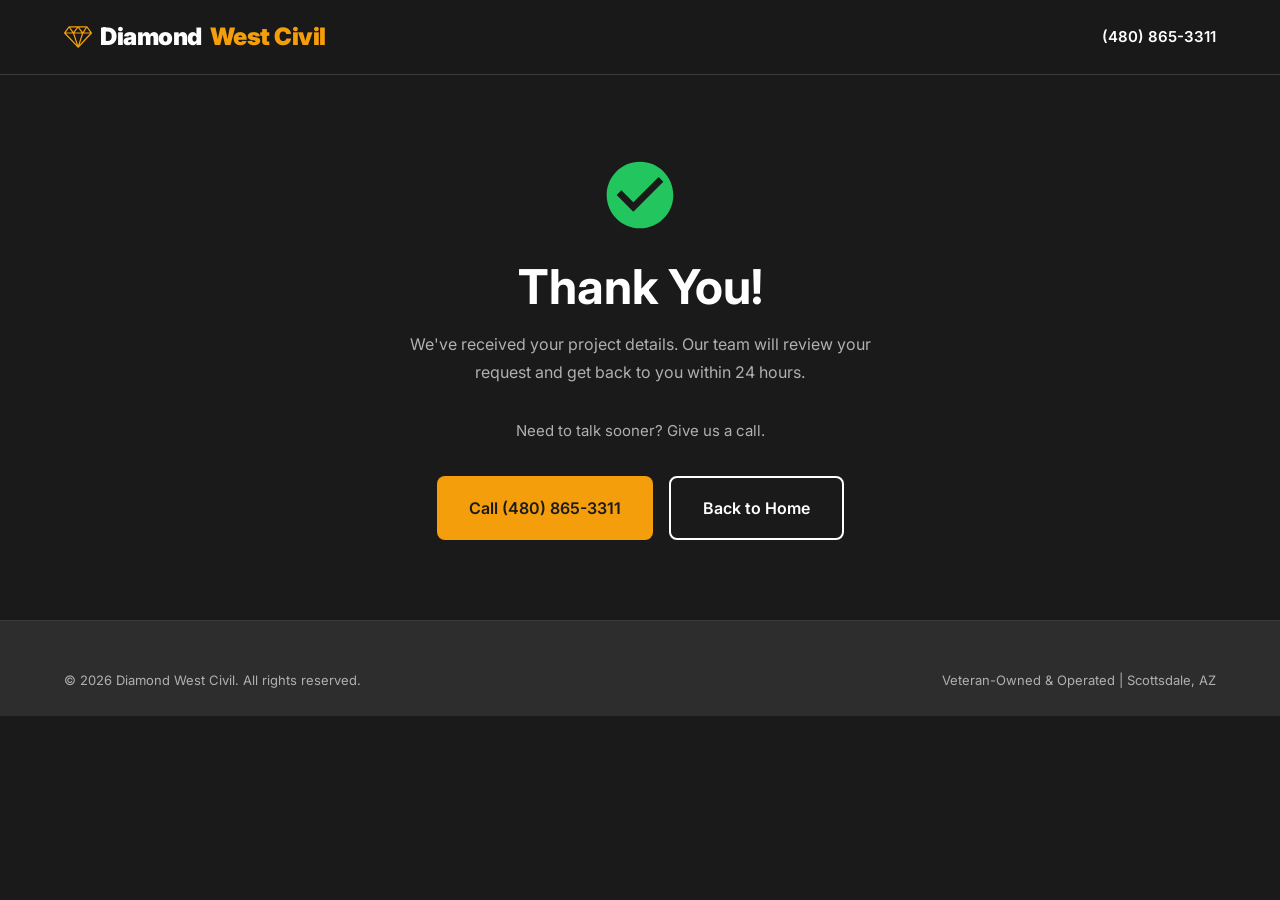
<file: thank-you.html>
<!DOCTYPE html>
<html lang="en">
<head>
  <meta charset="UTF-8">
  <meta name="viewport" content="width=device-width, initial-scale=1.0">
  <title>Thank You | Diamond West Civil</title>
  <meta name="robots" content="noindex, nofollow">

  <!-- Styles -->
  <link rel="stylesheet" href="css/styles.css">
  <link rel="stylesheet" href="https://fonts.googleapis.com/css2?family=Inter:wght@400;500;600;700&display=swap">

  <!-- Google Tag Manager -->
  <script>(function(w,d,s,l,i){w[l]=w[l]||[];w[l].push({'gtm.start':
  new Date().getTime(),event:'gtm.js'});var f=d.getElementsByTagName(s)[0],
  j=d.createElement(s),dl=l!='dataLayer'?'&l='+l:'';j.async=true;j.src=
  'https://www.googletagmanager.com/gtm.js?id='+i+dl;f.parentNode.insertBefore(j,f);
  })(window,document,'script','dataLayer','GTM-MQGD2M7D');</script>
  <!-- End Google Tag Manager -->

  <!-- Google Ads Conversion Tracking (fires on this page) -->
  <!--
  <script async src="https://www.googletagmanager.com/gtag/js?id=AW-XXXXXXXXX"></script>
  <script>
    window.dataLayer = window.dataLayer || [];
    function gtag(){dataLayer.push(arguments);}
    gtag('js', new Date());
    gtag('config', 'AW-XXXXXXXXX');
    gtag('event', 'conversion', {'send_to': 'AW-XXXXXXXXX/XXXXXXXXXXXX'});
  </script>
  -->
</head>
<body>
  <!-- Google Tag Manager (noscript) -->
  <noscript><iframe src="https://www.googletagmanager.com/ns.html?id=GTM-MQGD2M7D"
  height="0" width="0" style="display:none;visibility:hidden"></iframe></noscript>
  <!-- End Google Tag Manager (noscript) -->

  <!-- Header -->
  <header class="header header--landing">
    <div class="container">
      <a href="/" class="logo">
        <svg xmlns="http://www.w3.org/2000/svg" viewBox="0 0 122.88 95.01"><path d="M.67,28.18,20.32,1.12A2.7,2.7,0,0,1,22.51,0h77.8a2.74,2.74,0,0,1,2.34,1.33l19.5,26.79a2.69,2.69,0,0,1,.73,1.84,2.74,2.74,0,0,1-.73,1.86h0L64.05,94.15a2.71,2.71,0,0,1-3.83.14l-.16-.17L.75,31.84a2.87,2.87,0,0,1-.31-.4l0,0h0a2.71,2.71,0,0,1,.26-3.22Zm44.38,4.49L62,83.55,78.63,32.67Zm39.27,0L68.37,81.59,114,32.67ZM55.74,81.74,39.36,32.67H9L55.74,81.74ZM27.66,5.42,41.38,25.31,56.05,5.42Zm39.24,0L82.19,25.31,95.3,5.42Zm33.52,2-13,19.8h27.47L100.42,7.45ZM76.87,27.25,61.46,7.2,46.66,27.25Zm-40.72,0L22.46,7.39,8,27.25Z"/></svg>
        Diamond <span class="text-accent">West Civil</span>
      </a>
      <div class="header-cta">
        <a href="tel:+14808653311" class="header-phone">(480) 865-3311</a>
      </div>
    </div>
  </header>

  <!-- Thank You Content -->
  <section class="thankyou">
    <div class="container flex--col" style="display:flex; align-items:center;">
      <svg class="thankyou__icon" xmlns="http://www.w3.org/2000/svg" viewBox="0 0 24 24"><path d="M12 2C6.48 2 2 6.48 2 12s4.48 10 10 10 10-4.48 10-10S17.52 2 12 2zm-2 15l-5-5 1.41-1.41L10 14.17l7.59-7.59L19 8l-9 9z"/></svg>
      <h1>Thank You!</h1>
      <p>We've received your project details. Our team will review your request and get back to you within 24 hours.</p>
      <p style="color: var(--color-text-secondary); font-size: 0.9375rem; margin-bottom: 32px;">Need to talk sooner? Give us a call.</p>
      <div style="display: flex; gap: 16px; flex-wrap: wrap; justify-content: center;">
        <a href="tel:+14808653311" class="btn btn--primary">Call (480) 865-3311</a>
        <a href="/" class="btn btn--secondary">Back to Home</a>
      </div>
    </div>
  </section>

  <!-- Footer -->
  <footer class="footer">
    <div class="container">
      <div class="footer__bottom" style="border-top: none; padding-top: 0;">
        <span>&copy; 2026 Diamond West Civil. All rights reserved.</span>
        <span>Veteran-Owned & Operated | Scottsdale, AZ</span>
      </div>
    </div>
  </footer>

</body>
</html>
</file>
<file: css/styles.css>
/* ============================================
   Diamond West Civil — Global Styles
   ============================================ */

/* --- Reset --- */
*, *::before, *::after {
  margin: 0;
  padding: 0;
  box-sizing: border-box;
}

html {
  scroll-behavior: smooth;
  -webkit-text-size-adjust: 100%;
}

body {
  font-family: 'Inter', -apple-system, BlinkMacSystemFont, 'Segoe UI', Roboto, sans-serif;
  font-size: 16px;
  line-height: 1.75;
  color: var(--color-text-primary);
  background-color: var(--color-bg-primary);
  -webkit-font-smoothing: antialiased;
  -moz-osx-font-smoothing: grayscale;
}

img, video {
  max-width: 100%;
  height: auto;
  display: block;
}

a {
  color: var(--color-accent);
  text-decoration: none;
  transition: color 0.2s ease;
}

a:hover {
  color: var(--color-accent-hover);
}

a.logo:hover {
  color: var(--color-text-primary);
}

a.logo:hover .text-accent {
  color: var(--color-accent);
}

ul, ol {
  list-style: none;
}

button, input, select, textarea {
  font-family: inherit;
  font-size: inherit;
}

/* --- CSS Variables --- */
:root {
  --color-bg-primary: #1A1A1A;
  --color-bg-secondary: #2D2D2D;
  --color-bg-tertiary: #3A3A3A;
  --color-text-primary: #FFFFFF;
  --color-text-secondary: #B0B0B0;
  --color-accent: #F59E0B;
  --color-accent-hover: #F97316;
  --color-success: #22C55E;
  --color-error: #EF4444;

  --font-h1: 700 3rem/1.15 'Inter', sans-serif;
  --font-h2: 700 2.25rem/1.2 'Inter', sans-serif;
  --font-h3: 600 1.5rem/1.35 'Inter', sans-serif;
  --font-body: 400 1rem/1.75 'Inter', sans-serif;
  --font-small: 400 0.875rem/1.45 'Inter', sans-serif;

  --container-max: 1200px;
  --section-padding: 80px 0;
  --gap: 32px;
  --radius: 8px;
  --transition: 0.2s ease;
}

/* --- Typography --- */
h1 { font: var(--font-h1); }
h2 { font: var(--font-h2); }
h3 { font: var(--font-h3); }
p { font: var(--font-body); color: var(--color-text-secondary); }

h1, h2, h3 {
  color: var(--color-text-primary);
}

.text-accent { color: var(--color-accent); }

/* --- Layout --- */
.container {
  width: 100%;
  max-width: var(--container-max);
  margin: 0 auto;
  padding: 0 24px;
}

.section {
  padding: var(--section-padding);
}

.section--alt {
  background-color: var(--color-bg-secondary);
}

.grid {
  display: grid;
  gap: var(--gap);
}

.grid--2 { grid-template-columns: repeat(2, 1fr); }
.grid--3 { grid-template-columns: repeat(3, 1fr); }
.grid--4 { grid-template-columns: repeat(4, 1fr); }

.flex {
  display: flex;
  align-items: center;
}

.flex--between {
  justify-content: space-between;
}

.flex--center {
  justify-content: center;
}

.flex--col {
  flex-direction: column;
}

.text-center { text-align: center; }

/* --- Section Header --- */
.section-header {
  max-width: 700px;
  margin-bottom: 48px;
}

.section-header.text-center {
  margin-left: auto;
  margin-right: auto;
}

.section-header p {
  margin-top: 16px;
}

/* --- Buttons --- */
.btn {
  display: inline-flex;
  align-items: center;
  justify-content: center;
  gap: 8px;
  padding: 16px 32px;
  font-weight: 600;
  font-size: 1rem;
  border: none;
  border-radius: var(--radius);
  cursor: pointer;
  transition: all var(--transition);
  text-decoration: none;
  white-space: nowrap;
}

.btn--primary {
  background-color: var(--color-accent);
  color: var(--color-bg-primary);
}

.btn--primary:hover {
  background-color: var(--color-accent-hover);
  color: var(--color-bg-primary);
  transform: translateY(-2px);
  box-shadow: 0 4px 16px rgba(245, 158, 11, 0.3);
}

.btn--secondary {
  background-color: transparent;
  color: var(--color-text-primary);
  border: 2px solid var(--color-text-primary);
}

.btn--secondary:hover {
  background-color: var(--color-text-primary);
  color: var(--color-bg-primary);
}

.btn--small {
  padding: 10px 20px;
  font-size: 0.875rem;
}

.btn--full {
  width: 100%;
}

/* --- Top Bar --- */
.topbar {
  background-color: var(--color-bg-secondary);
  padding: 8px 0;
  font-size: 0.8125rem;
  color: var(--color-text-secondary);
  border-bottom: 1px solid var(--color-bg-tertiary);
}

.topbar a {
  color: var(--color-accent);
}

/* --- Header / Navbar --- */
.header {
  position: sticky;
  top: 0;
  z-index: 100;
  background-color: rgba(26, 26, 26, 0.95);
  backdrop-filter: blur(10px);
  border-bottom: 1px solid var(--color-bg-tertiary);
}

.header .container {
  display: flex;
  align-items: center;
  justify-content: space-between;
  padding-top: 16px;
  padding-bottom: 16px;
}

.logo {
  font-size: 1.5rem;
  font-weight: 900;
  color: var(--color-text-primary);
  display: flex;
  align-items: center;
  gap: 8px;
  text-decoration: none;
  letter-spacing: -0.02em;
}

.logo svg {
  width: 28px;
  height: 28px;
  fill: var(--color-accent);
  flex-shrink: 0;
}

.logo .text-accent {
  color: var(--color-accent);
}

.nav {
  display: flex;
  align-items: center;
  gap: 32px;
}

.nav a {
  color: var(--color-text-secondary);
  font-size: 0.9375rem;
  font-weight: 500;
  transition: color var(--transition);
}

.nav a:hover,
.nav a.active {
  color: var(--color-accent);
}

.header-cta {
  display: flex;
  align-items: center;
  gap: 16px;
}

.header-phone {
  color: var(--color-text-primary);
  font-weight: 600;
  font-size: 0.9375rem;
}

/* Mobile menu toggle */
.menu-toggle {
  display: none;
  background: none;
  border: none;
  cursor: pointer;
  padding: 8px;
}

.menu-toggle span {
  display: block;
  width: 24px;
  height: 2px;
  background-color: var(--color-text-primary);
  margin: 6px 0;
  transition: all 0.3s ease;
}

/* --- Hero --- */
.hero {
  padding: 48px 0;
  position: relative;
  overflow: hidden;
  background-size: cover;
  background-position: center;
  background-repeat: no-repeat;
}

.hero::before {
  content: '';
  position: absolute;
  inset: 0;
  background: linear-gradient(90deg, rgba(26,26,26,0.95) 0%, rgba(26,26,26,0.8) 50%, rgba(26,26,26,0.4) 100%);
  z-index: 1;
}

.hero .container {
  position: relative;
  z-index: 2;
  display: grid;
  grid-template-columns: 1fr 1fr;
  gap: 48px;
  align-items: start;
}

.hero--home {
  background-image: url('../assets/images/hero-excavation.jpg');
}

.hero--site-prep {
  background-image: url('../assets/images/hero-construction.jpg');
}

.hero--grading {
  background-image: url('../assets/images/hero-grading.jpg');
}

.hero--retaining-walls {
  background-image: url('../assets/images/retaining-wall.jpg');
}

.hero__content {
  padding-top: 0;
}

.hero__content h1 {
  margin-bottom: 20px;
}

.hero__content p {
  font-size: 1.125rem;
  margin-bottom: 32px;
  max-width: 540px;
}

.hero__actions {
  display: flex;
  gap: 16px;
  flex-wrap: wrap;
}

/* Landing page hero (form on right) */
.hero--landing {
  padding: 40px 0;
}

/* --- Trust Bar --- */
.trust-bar {
  padding: 24px 0;
  background-color: var(--color-bg-secondary);
  border-top: 1px solid var(--color-bg-tertiary);
  border-bottom: 1px solid var(--color-bg-tertiary);
}

.trust-bar .container {
  display: flex;
  justify-content: center;
  gap: 48px;
  flex-wrap: wrap;
}

.trust-item {
  display: flex;
  align-items: center;
  gap: 10px;
  font-size: 0.9375rem;
  font-weight: 500;
  color: var(--color-text-secondary);
}

.trust-item svg {
  width: 20px;
  height: 20px;
  fill: var(--color-accent);
  flex-shrink: 0;
}

/* --- Cards --- */
.card {
  background-color: var(--color-bg-secondary);
  border-radius: var(--radius);
  padding: 32px;
  border: 1px solid var(--color-bg-tertiary);
  transition: transform var(--transition), box-shadow var(--transition);
}

.card:hover {
  transform: translateY(-4px);
  box-shadow: 0 8px 24px rgba(0, 0, 0, 0.3);
}

.card__icon {
  width: 48px;
  height: 48px;
  margin-bottom: 20px;
  fill: var(--color-accent);
}

.card h3 {
  margin-bottom: 12px;
}

.card p {
  margin-bottom: 20px;
}

/* --- Service Detail Section --- */
.service-detail {
  display: grid;
  grid-template-columns: 1fr 1fr;
  gap: 48px;
  align-items: start;
}

.service-detail__info h2 {
  margin-bottom: 16px;
  position: relative;
  padding-bottom: 16px;
}

.service-detail__info h2::after {
  content: '';
  position: absolute;
  bottom: 0;
  left: 0;
  width: 60px;
  height: 3px;
  background-color: var(--color-accent);
  border-radius: 2px;
}

.service-detail__info > p {
  margin-bottom: 32px;
}

.service-detail__sidebar {
  display: flex;
  flex-direction: column;
  gap: 24px;
}

.service-detail__image {
  width: 100%;
  height: 250px;
  object-fit: cover;
  border-radius: var(--radius);
  border: 1px solid var(--color-bg-tertiary);
}

.service-detail__card {
  background-color: var(--color-bg-secondary);
  border: 1px solid var(--color-bg-tertiary);
  border-radius: var(--radius);
  padding: 28px;
}

.service-detail__card h3 {
  margin-bottom: 12px;
  display: flex;
  align-items: center;
  gap: 10px;
}

.service-detail__card h3 svg {
  width: 22px;
  height: 22px;
  fill: var(--color-accent);
}

/* --- Service Detail List --- */
.service-list {
  display: grid;
  grid-template-columns: 1fr 1fr;
  gap: 10px 24px;
  margin: 24px 0;
}

.service-list li {
  display: flex;
  align-items: center;
  gap: 10px;
  color: var(--color-text-secondary);
  line-height: 1.6;
  padding: 8px 12px;
  background-color: var(--color-bg-secondary);
  border-radius: var(--radius);
  border: 1px solid var(--color-bg-tertiary);
  font-size: 0.9375rem;
}

.service-list li svg {
  width: 18px;
  height: 18px;
  fill: var(--color-accent);
  flex-shrink: 0;
}

/* --- Process Steps --- */
.steps {
  display: grid;
  grid-template-columns: repeat(4, 1fr);
  gap: var(--gap);
  counter-reset: step;
}

.step {
  text-align: center;
  position: relative;
}

.step__number {
  display: inline-flex;
  align-items: center;
  justify-content: center;
  width: 56px;
  height: 56px;
  border-radius: 50%;
  background-color: var(--color-accent);
  color: var(--color-bg-primary);
  font-weight: 700;
  font-size: 1.25rem;
  margin-bottom: 20px;
}

.step h3 {
  margin-bottom: 8px;
}

/* --- CTA Section --- */
.cta-section {
  padding: var(--section-padding);
  background: linear-gradient(135deg, var(--color-bg-secondary) 0%, var(--color-bg-primary) 100%);
  text-align: center;
}

.cta-section h2 {
  margin-bottom: 16px;
}

.cta-section p {
  margin-bottom: 32px;
  max-width: 600px;
  margin-left: auto;
  margin-right: auto;
}

/* --- FAQ --- */
.faq-list {
  max-width: 800px;
  margin: 0 auto;
  display: grid;
  gap: 8px;
}

.faq-item {
  background-color: var(--color-bg-secondary);
  border: 1px solid var(--color-bg-tertiary);
  border-radius: var(--radius);
  overflow: hidden;
}

.faq-question {
  display: flex;
  align-items: center;
  justify-content: space-between;
  width: 100%;
  padding: 20px 24px;
  background: none;
  border: none;
  color: var(--color-text-primary);
  font-weight: 600;
  font-size: 1rem;
  text-align: left;
  cursor: pointer;
  transition: color var(--transition);
}

.faq-question:hover {
  color: var(--color-accent);
}

.faq-question svg {
  width: 20px;
  height: 20px;
  fill: var(--color-text-secondary);
  transition: transform 0.3s ease;
  flex-shrink: 0;
}

.faq-item.active .faq-question svg {
  transform: rotate(180deg);
}

.faq-answer {
  max-height: 0;
  overflow: hidden;
  transition: max-height 0.3s ease;
}

.faq-answer p {
  padding: 0 24px 20px;
}

/* --- Form --- */
.form-card {
  background-color: var(--color-bg-secondary);
  border: 1px solid var(--color-bg-tertiary);
  border-top: 3px solid var(--color-accent);
  border-radius: var(--radius);
  padding: 24px 28px;
}

.form-card h3,
.form-card .form-title {
  margin-bottom: 2px;
  font-size: 1.25rem;
  font: var(--font-h3);
}

.form-card > p {
  margin-bottom: 16px;
  font-size: 0.8125rem;
  line-height: 1.5;
}

.form-group {
  margin-bottom: 10px;
}

.form-group label {
  display: block;
  font-size: 0.8125rem;
  font-weight: 500;
  color: var(--color-text-secondary);
  margin-bottom: 3px;
}

.form-group input,
.form-group select,
.form-group textarea {
  width: 100%;
  padding: 9px 12px;
  background-color: var(--color-bg-primary);
  border: 1px solid var(--color-bg-tertiary);
  border-radius: var(--radius);
  color: var(--color-text-primary);
  font-size: 0.9375rem;
  transition: border-color var(--transition);
}

.form-group input::placeholder,
.form-group textarea::placeholder {
  color: rgba(176, 176, 176, 0.35);
}

.form-group select:invalid,
.form-group select option[value=""] {
  color: rgba(176, 176, 176, 0.35);
}

.form-group select option {
  color: var(--color-text-primary);
}

.form-group input:focus,
.form-group select:focus,
.form-group textarea:focus {
  outline: none;
  border-color: var(--color-accent);
  box-shadow: 0 0 0 3px rgba(245, 158, 11, 0.1);
}

.form-group input.error,
.form-group select.error {
  border-color: var(--color-error);
}

.form-group .error-message {
  font-size: 0.8125rem;
  color: var(--color-error);
  margin-top: 4px;
  display: none;
}

.form-group input.error ~ .error-message,
.form-group select.error ~ .error-message {
  display: block;
}

.form-group textarea {
  resize: vertical;
  min-height: 56px;
}

.form-group select {
  appearance: none;
  background-image: url("data:image/svg+xml,%3Csvg xmlns='http://www.w3.org/2000/svg' width='12' height='12' viewBox='0 0 12 12'%3E%3Cpath fill='%23B0B0B0' d='M6 8L1 3h10z'/%3E%3C/svg%3E");
  background-repeat: no-repeat;
  background-position: right 16px center;
  padding-right: 40px;
}

.form-row {
  display: grid;
  grid-template-columns: 1fr 1fr;
  gap: 10px;
}

.form-row .form-group {
  margin-bottom: 0;
}

.lead-form .btn--full {
  margin-top: 6px;
  padding: 12px 24px;
}

.form-privacy {
  font-size: 0.6875rem;
  color: var(--color-text-secondary);
  margin-top: 8px;
  display: flex;
  align-items: center;
  justify-content: center;
  gap: 6px;
}

.form-privacy svg {
  width: 14px;
  height: 14px;
  fill: var(--color-text-secondary);
  flex-shrink: 0;
}

/* --- Gallery --- */
.gallery-grid {
  display: grid;
  grid-template-columns: repeat(3, 1fr);
  gap: 16px;
}

.gallery-grid img {
  width: 100%;
  height: 250px;
  object-fit: cover;
  border-radius: var(--radius);
  border: 1px solid var(--color-bg-tertiary);
  transition: transform var(--transition), opacity var(--transition);
}

.gallery-grid img:hover {
  transform: scale(1.03);
  opacity: 0.9;
}

/* --- Footer --- */
.footer {
  padding: 48px 0 24px;
  background-color: var(--color-bg-secondary);
  border-top: 1px solid var(--color-bg-tertiary);
}

.footer__top {
  display: grid;
  grid-template-columns: 2fr 1fr 1fr;
  gap: var(--gap);
  margin-bottom: 40px;
}

/* When there's no services column (landing pages) */
.footer__top > :first-child:nth-last-child(2),
.footer__top > :first-child:nth-last-child(2) ~ * {
  /* Auto-adjust: if only 2 children, use 2-col layout */
}

.footer__top:has(> :nth-child(3)) {
  grid-template-columns: 2fr 1fr 1fr;
}

.footer__top:not(:has(> :nth-child(3))) {
  grid-template-columns: 2fr 1fr;
}

.footer__brand p {
  margin-top: 12px;
  font-size: 0.875rem;
  max-width: 320px;
}

.footer__links h4,
.footer__contact h4 {
  font-size: 0.875rem;
  font-weight: 600;
  color: var(--color-text-primary);
  text-transform: uppercase;
  letter-spacing: 0.05em;
  margin-bottom: 16px;
}

.footer__links a,
.footer__contact a {
  display: block;
  color: var(--color-text-secondary);
  font-size: 0.9375rem;
  margin-bottom: 8px;
}

.footer__links a:hover,
.footer__contact a:hover {
  color: var(--color-accent);
}

.footer__bottom {
  border-top: 1px solid var(--color-bg-tertiary);
  padding-top: 24px;
  display: flex;
  justify-content: space-between;
  align-items: center;
  font-size: 0.8125rem;
  color: var(--color-text-secondary);
}

/* --- Mobile Sticky CTA (hidden on desktop via min-width) --- */
@media (min-width: 769px) {
  .mobile-cta {
    display: none;
  }
}

.mobile-cta {
  position: fixed;
  bottom: 0;
  left: 0;
  right: 0;
  z-index: 90;
  padding: 12px 16px;
  background-color: rgba(26, 26, 26, 0.95);
  backdrop-filter: blur(10px);
  border-top: 1px solid var(--color-bg-tertiary);
  gap: 10px;
  display: flex;
  transform: translateY(100%);
  transition: transform 0.3s ease;
}

.mobile-cta.visible {
  transform: translateY(0);
}

.mobile-cta a {
  flex: 1;
  text-align: center;
}

/* --- Landing Page Footer --- */
.footer-landing {
  text-align: center;
  margin-bottom: 24px;
  padding-bottom: 24px;
  border-bottom: 1px solid var(--color-bg-tertiary);
}

.footer-landing .logo {
  justify-content: center;
  margin-bottom: 8px;
}

.footer-landing p {
  font-size: 0.875rem;
  margin-bottom: 12px;
}

.footer-landing__contact {
  display: flex;
  align-items: center;
  justify-content: center;
  gap: 12px;
  font-size: 0.9375rem;
}

.footer-landing__contact span {
  color: var(--color-bg-tertiary);
}

/* --- Landing Page Minimal Header --- */
.header--landing .nav,
.header--landing .menu-toggle {
  display: none;
}

/* --- Thank You Page --- */
.thankyou {
  min-height: 60vh;
  display: flex;
  align-items: center;
  justify-content: center;
  text-align: center;
  padding: 80px 0;
}

.thankyou__icon {
  width: 80px;
  height: 80px;
  fill: var(--color-success);
  margin: 0 auto 24px;
}

.thankyou h1 {
  margin-bottom: 16px;
}

.thankyou p {
  margin-bottom: 32px;
  max-width: 500px;
  margin-left: auto;
  margin-right: auto;
}

/* ============================================
   Responsive
   ============================================ */

@media (max-width: 1024px) {
  .grid--3 { grid-template-columns: repeat(2, 1fr); }
  .grid--4 { grid-template-columns: repeat(2, 1fr); }
  .steps { grid-template-columns: repeat(2, 1fr); }
  .footer__top { grid-template-columns: 1fr 1fr; }
}

@media (max-width: 768px) {
  :root {
    --font-h1: 700 1.625rem/1.25 'Inter', sans-serif;
    --font-h2: 700 1.375rem/1.25 'Inter', sans-serif;
    --font-h3: 600 1.125rem/1.3 'Inter', sans-serif;
    --section-padding: 48px 0;
    --gap: 16px;
  }

  /* --- Topbar: hide on mobile — CTA in header is enough --- */
  .topbar {
    display: none;
  }

  /* --- Header mobile --- */
  .header .container {
    padding-top: 10px;
    padding-bottom: 10px;
    gap: 10px;
  }

  .logo {
    font-size: 1rem;
    gap: 6px;
    flex-shrink: 1;
    min-width: 0;
  }

  .logo svg {
    width: 24px;
    height: 24px;
    flex-shrink: 0;
  }

  .header-phone {
    display: none;
  }

  .header-cta {
    gap: 8px;
    flex-shrink: 0;
  }

  .header-cta .btn--primary {
    padding: 8px 12px;
    font-size: 0.75rem;
    min-height: 40px;
    white-space: nowrap;
  }

  /* Mobile nav */
  .nav {
    display: none;
    position: fixed;
    top: 0;
    left: 0;
    width: 100%;
    height: 100vh;
    background-color: var(--color-bg-primary);
    flex-direction: column;
    justify-content: center;
    gap: 32px;
    z-index: 200;
  }

  .nav.open {
    display: flex;
  }

  .nav a {
    font-size: 1.25rem;
    text-align: center;
    min-height: 48px;
    display: flex;
    align-items: center;
    justify-content: center;
  }

  .menu-toggle {
    display: block;
    z-index: 300;
    min-width: 44px;
    min-height: 44px;
  }

  .menu-toggle.open span:nth-child(1) {
    transform: rotate(45deg) translate(6px, 6px);
  }

  .menu-toggle.open span:nth-child(2) {
    opacity: 0;
  }

  .menu-toggle.open span:nth-child(3) {
    transform: rotate(-45deg) translate(6px, -6px);
  }

  /* --- Hero mobile --- */
  .hero {
    padding: 20px 0 24px;
  }

  .hero::before {
    background: linear-gradient(180deg, rgba(26,26,26,0.93) 0%, rgba(26,26,26,0.97) 100%);
  }

  .hero .container {
    grid-template-columns: 1fr;
    gap: 28px;
  }

  .hero__form {
    order: -1;
  }

  .hero__content {
    padding-top: 0;
    text-align: left;
  }

  .hero__content h1 {
    margin-bottom: 12px;
  }

  .hero__content p {
    font-size: 1rem;
    line-height: 1.6;
    margin-bottom: 0;
  }

  .hero__actions {
    justify-content: center;
  }

  /* --- Form mobile --- */
  .form-card {
    padding: 20px 16px;
    border: none;
    border-top: 3px solid var(--color-accent);
    background-color: rgba(45, 45, 45, 0.95);
    border-radius: 10px;
  }

  .form-card h3 {
    font-size: 1.125rem;
    text-align: center;
    margin-bottom: 4px;
  }

  .form-card > p {
    text-align: center;
    margin-bottom: 16px;
    font-size: 0.8125rem;
    line-height: 1.5;
    color: var(--color-text-secondary);
  }

  .form-group {
    margin-bottom: 12px;
  }

  .form-group label {
    font-size: 0.8125rem;
    margin-bottom: 4px;
    font-weight: 600;
    color: var(--color-text-secondary);
  }

  .form-group input,
  .form-group select,
  .form-group textarea {
    padding: 12px 14px;
    font-size: 16px; /* prevents iOS zoom on focus */
    border-radius: 8px;
    min-height: 48px; /* touch target */
  }

  .form-group textarea {
    min-height: 64px;
  }

  /* Single column on mobile — always */
  .form-row {
    grid-template-columns: 1fr;
    gap: 12px;
  }

  .form-row .form-group {
    margin-bottom: 0;
  }

  /* Show ALL fields on mobile */
  .form-group--optional {
    display: block;
  }

  .lead-form .btn--full {
    margin-top: 8px;
    padding: 14px 24px;
    font-size: 1rem;
    font-weight: 700;
    border-radius: 8px;
    min-height: 52px; /* prominent CTA */
  }

  .form-privacy {
    font-size: 0.75rem;
    justify-content: center;
    margin-top: 10px;
  }

  .form-privacy svg {
    width: 12px;
    height: 12px;
  }

  /* --- Trust bar mobile: 2x2 grid, readable --- */
  .trust-bar {
    padding: 16px 0;
  }

  .trust-bar .container {
    display: grid;
    grid-template-columns: 1fr 1fr;
    gap: 10px 12px;
  }

  .trust-item {
    font-size: 0.8125rem;
    gap: 6px;
    justify-content: flex-start;
  }

  .trust-item svg {
    width: 16px;
    height: 16px;
  }

  /* --- Section mobile --- */
  .section-header {
    margin-bottom: 28px;
    text-align: left;
  }

  .section-header.text-center {
    text-align: left;
  }

  .section-header p {
    margin-top: 10px;
    font-size: 1rem;
    line-height: 1.6;
  }

  /* --- Cards mobile --- */
  .grid--2,
  .grid--3 {
    grid-template-columns: 1fr;
    gap: 12px;
  }

  .grid--4 {
    grid-template-columns: 1fr;
    gap: 12px;
  }

  .card {
    padding: 20px;
    border-radius: 10px;
  }

  .card:hover {
    transform: none;
    box-shadow: none;
  }

  .card h3 {
    font-size: 1.0625rem;
    margin-bottom: 6px;
  }

  .card p {
    font-size: 0.9375rem;
    line-height: 1.6;
    margin-bottom: 12px;
  }

  .card__icon {
    width: 40px;
    height: 40px;
    margin-bottom: 12px;
  }

  .card .btn--small {
    min-height: 44px;
  }

  /* --- Steps mobile --- */
  .steps {
    grid-template-columns: 1fr 1fr;
    gap: 16px;
  }

  .step__number {
    width: 44px;
    height: 44px;
    font-size: 1rem;
    margin-bottom: 10px;
  }

  .step h3 {
    font-size: 1rem;
    margin-bottom: 4px;
  }

  .step p {
    font-size: 0.875rem;
    line-height: 1.5;
  }

  /* --- Service detail mobile --- */
  .service-detail {
    grid-template-columns: 1fr;
    gap: 28px;
  }

  .service-detail__info h2 {
    font-size: 1.375rem;
  }

  .service-detail__info > p {
    font-size: 1rem;
    line-height: 1.6;
  }

  .service-list {
    grid-template-columns: 1fr;
    gap: 8px;
  }

  .service-list li {
    font-size: 0.9375rem;
    padding: 10px 12px;
    min-height: 44px;
  }

  .service-detail__image {
    height: 200px;
    border-radius: 10px;
  }

  .service-detail__card {
    padding: 20px;
    border-radius: 10px;
  }

  .service-detail__card h3 {
    font-size: 1.0625rem;
  }

  .service-detail__card p {
    font-size: 0.9375rem;
    line-height: 1.6;
  }

  /* --- Gallery mobile --- */
  .gallery-grid {
    grid-template-columns: repeat(2, 1fr);
    gap: 8px;
  }

  .gallery-grid img {
    height: 160px;
    border-radius: 8px;
  }

  /* --- CTA section mobile --- */
  .cta-section {
    padding: 40px 0;
    text-align: left;
  }

  .cta-section h2 {
    font-size: 1.375rem;
    margin-bottom: 10px;
  }

  .cta-section p {
    margin-bottom: 20px;
    font-size: 1rem;
    line-height: 1.6;
  }

  .cta-section .btn {
    width: 100%;
    min-height: 52px;
    font-size: 1rem;
  }

  /* --- FAQ mobile --- */
  .faq-list {
    gap: 8px;
  }

  .faq-item {
    border-radius: 10px;
  }

  .faq-question {
    padding: 16px;
    font-size: 0.9375rem;
    min-height: 52px;
  }

  .faq-answer p {
    padding: 0 16px 16px;
    font-size: 0.9375rem;
    line-height: 1.6;
  }

  /* --- Footer mobile --- */
  .footer {
    padding: 32px 0 20px;
    padding-bottom: 80px; /* space for sticky CTA */
  }

  .footer__top {
    grid-template-columns: 1fr !important;
    gap: 24px;
    margin-bottom: 24px;
  }

  .footer__brand .logo {
    margin-bottom: 8px;
  }

  .footer__brand p {
    font-size: 0.875rem;
    line-height: 1.6;
    max-width: 100%;
  }

  .footer__links h4,
  .footer__contact h4 {
    font-size: 0.8125rem;
    margin-bottom: 12px;
  }

  .footer__links a,
  .footer__contact a {
    font-size: 1rem;
    padding: 6px 0;
    min-height: 44px;
    display: flex;
    align-items: center;
  }

  .footer__bottom {
    flex-direction: column;
    gap: 4px;
    text-align: center;
    font-size: 0.8125rem;
  }

  /* --- Mobile Sticky CTA --- */
  .mobile-cta {
    padding: 12px 16px;
    gap: 10px;
  }

  .mobile-cta a {
    padding: 12px 16px;
    font-size: 0.9375rem;
    min-height: 48px;
    border-radius: 8px;
  }

  /* --- Thank you mobile --- */
  .thankyou {
    padding: 48px 0;
    min-height: 50vh;
  }

  .thankyou__icon {
    width: 64px;
    height: 64px;
  }

  .thankyou h1 {
    font-size: 1.5rem;
  }

  .thankyou p {
    font-size: 1rem;
    line-height: 1.6;
    margin-bottom: 24px;
  }

  /* --- Problem section text mobile --- */
  .section--alt .section-header,
  .section .section-header[style] {
    text-align: left;
  }

  .section--alt .section-header p,
  .section .section-header[style] p {
    font-size: 1rem;
    line-height: 1.6;
  }
}

/* --- Extra small screens (< 380px) --- */
@media (max-width: 380px) {
  :root {
    --font-h1: 700 1.375rem/1.25 'Inter', sans-serif;
    --font-h2: 700 1.25rem/1.3 'Inter', sans-serif;
  }

  .container {
    padding: 0 14px;
  }

  .steps {
    grid-template-columns: 1fr;
  }

  .gallery-grid {
    grid-template-columns: 1fr;
  }

  .gallery-grid img {
    height: 200px;
  }
}
</file>
